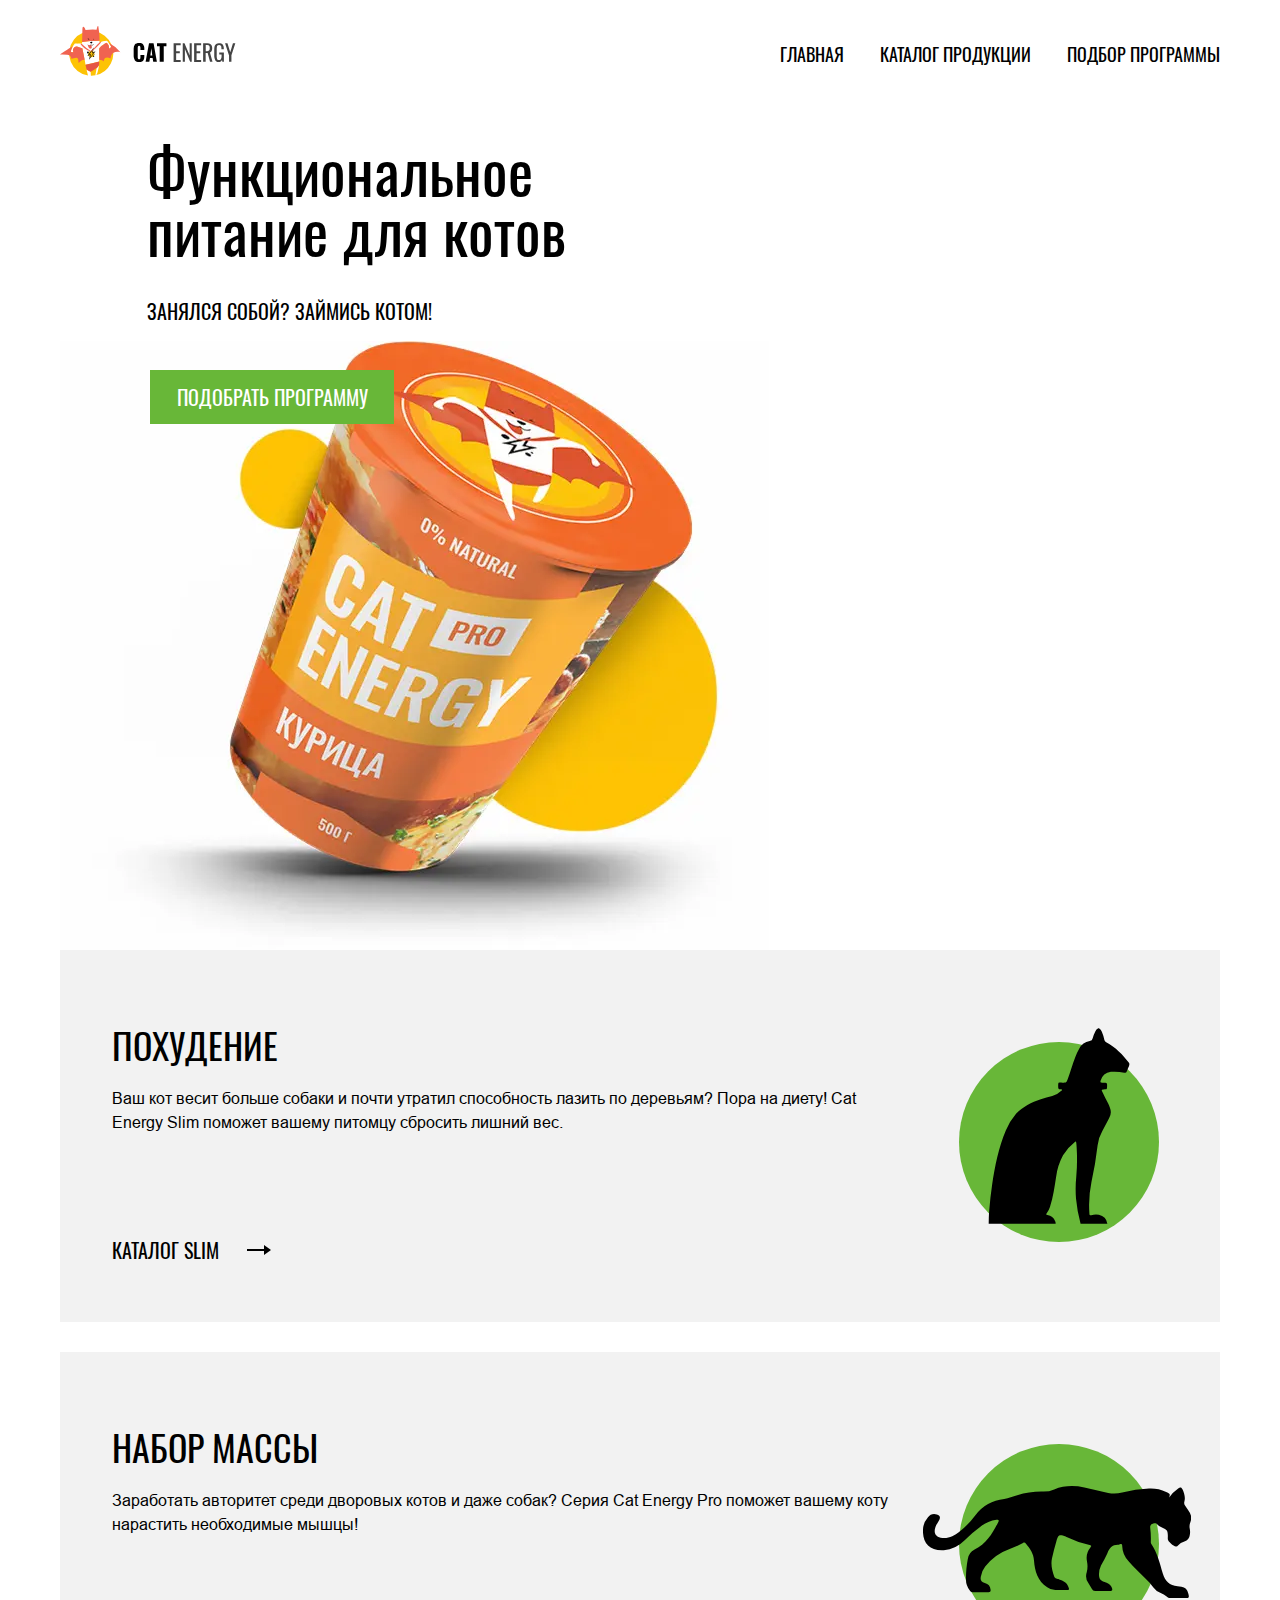
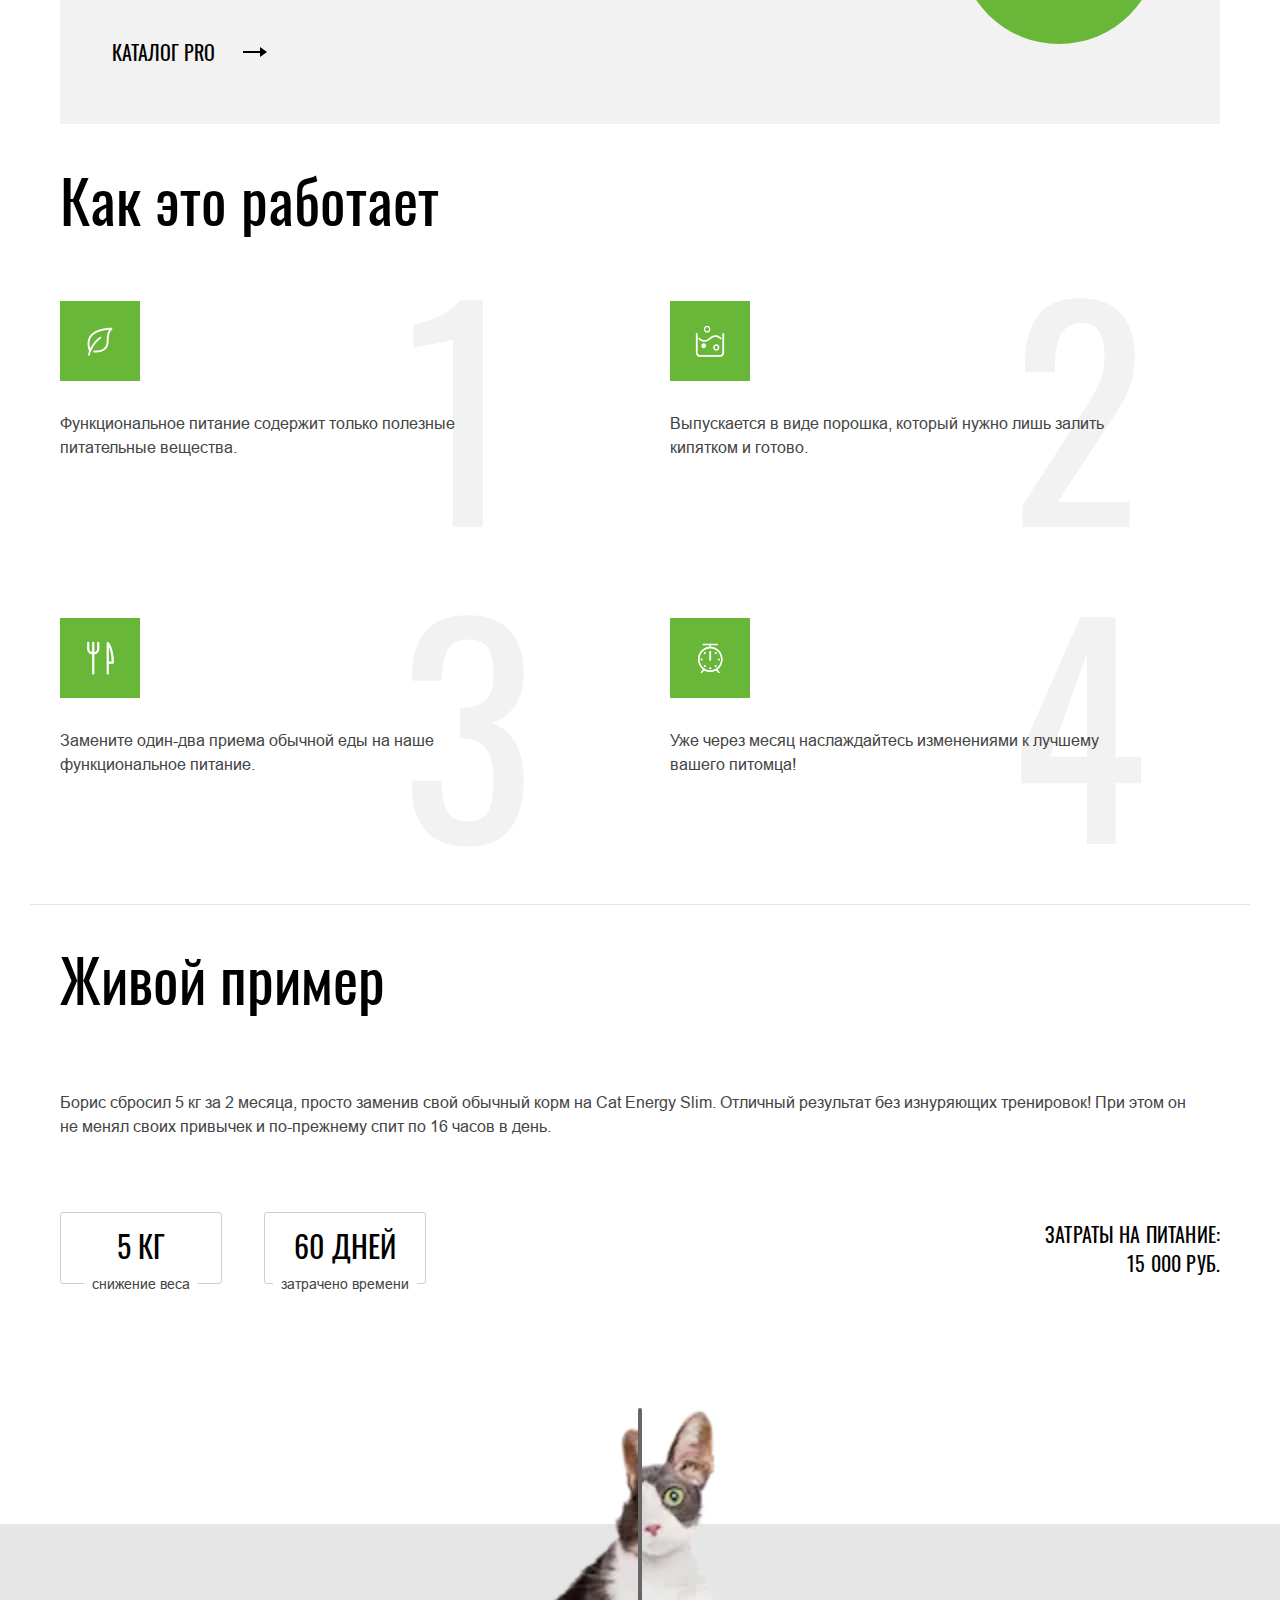
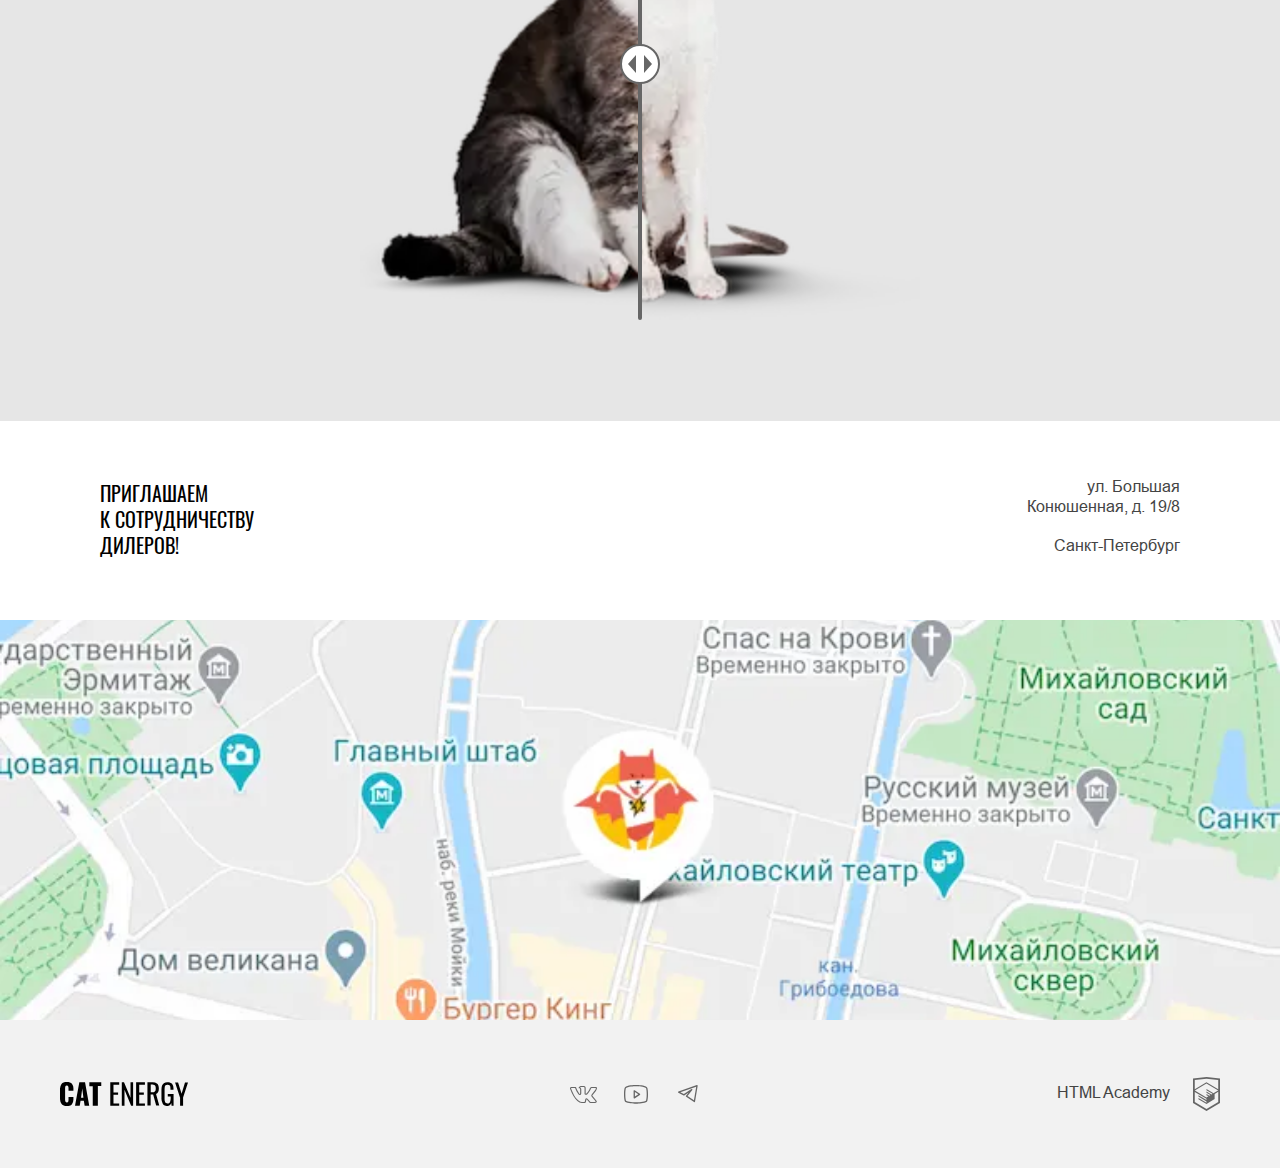
<file: index.html>
<!DOCTYPE html><html class="page" lang="ru"><head><meta charset="utf-8"><meta name="viewport" content="width=device-width,initial-scale=1"><title>HTML Academy: Кэт энерджи</title><link rel="stylesheet" href="css/style.min.css"><link rel="icon" href="favicon.ico"><link rel="icon" href="img/favicons/icon.svg" type="image/svg+xml"><link rel="apple-touch-icon" href="img/favicons/apple.png"><link rel="manifest" href="manifest.webmanifest"><link rel="preload" href="./fonts/oswaldregular.woff2" type="font/woff2" as="font" crossorigin="anonymous"><link rel="preload" href="./fonts/oswaldmedium.woff2" type="font/woff2" as="font" crossorigin="anonymous"><link rel="preload" href="./fonts/oswaldregular.woff" type="font/woff" as="font" crossorigin="anonymous"><link rel="preload" href="./fonts/oswaldmedium.woff" type="font/woff" as="font" crossorigin="anonymous"><meta name="keywords" content="HTML Academy, Кэт энерджи, Cat energy"><meta name="description" content="Главная страница проекта"></head><body class="page__body"><header class="header header--index"><div class="page__container header__container"><a class="header__logo logo" href="index.html"><picture><source media="(min-width: 1300px)" srcset="img/logotype-desktop.svg"><source media="(min-width: 768px)" srcset="img/logotype-tablet.svg"><img class="header__logo-image" src="img/logotype-mobile.svg" width="34" height="38" alt="Магазин «Кэт энерджи»."></picture><svg class="header__logo-title" width="101" height="18" role="img" aria-label="Cat energy."><use href="img/sprite.svg#logo-title"></use></svg></a><nav class="main-nav main-nav--no-js"><button class="main-nav__toggle main-nav__toggle--closed" type="button"><span class="visually-hidden">Открыть или закрыть навигационное меню</span></button><div class="main-nav__wrapper"><ul class="main-nav__list site-list site-list--index"><li class="site-list__item"><a href="index.html">Главная</a></li><li class="site-list__item"><a href="calalog.html">Каталог продукции</a></li><li class="site-list__item"><a href="form.html">Подбор программы</a></li></ul></div></nav></div></header><main class="main"><h1 class="visually-hidden">Главная страница</h1><section class="introduction"><div class="page__container introduction__container"><h2 class="introduction__title">Функциональное питание для котов</h2><p class="introduction__paragraph">Занялся собой? Займись котом!</p><a class="introduction__button button" href="form.html">Подобрать программу</a><picture><source type="image/webp" media="(min-width: 1300px)" srcset="img/products/index-product-desktop@1x.webp, img/products/index-product-desktop@2x.webp 2x"><source type="image/webp" media="(min-width: 768px)" srcset="img/products/index-product-tablet@1x.webp, img/products/index-product-tablet@2x.webp 2x"><source type="image/webp" srcset="img/products/index-product-mobile@1x.webp, img/products/index-product-mobile@2x.webp 2x"><source media="(min-width: 1300px)" srcset="img/products/index-product-desktop@1x.png, img/products/index-product-desktop@2x.png 2x"><source media="(min-width: 768px)" srcset="img/products/index-product-tablet@1x.png, img/products/index-product-tablet@2x.png 2x"><img class="introduction__product-image" src="img/products/index-product-mobile@1x.png" srcset="img/products/index-product-mobile@2x.png 2x" alt="Самый популярный продукт."></picture><div class="introduction__background"></div></div></section><section class="fit"><div class="page__container fit__container"><h2 class="visually-hidden">Варианты питания</h2><ul class="fit__list"><li class="fit__item"><div class="fit__image fit__image--slim"></div><h3 class="fit__title">Похудение</h3><p class="fit__paragraph">Ваш кот весит больше собаки и почти утратил способность лазить по деревьям? Пора на диету! Cat Energy Slim поможет вашему питомцу сбросить лишний вес.</p><a class="fit__link" href="calalog.html">Каталог slim</a></li><li class="fit__item"><div class="fit__image fit__image--pro"></div><h3 class="fit__title">Набор массы</h3><p class="fit__paragraph">Заработать авторитет среди дворовых котов и даже собак? Серия Cat Energy Pro поможет вашему коту нарастить необходимые мышцы!</p><a class="fit__link" href="calalog.html">Каталог pro</a></li></ul></div></section><section class="work"><div class="page__container work__container"><h2 class="work__title">Как это работает</h2><ul class="work__list"><li class="work__item work__item--sheet"><p class="work__paragraph">Функциональное питание содержит только полезные питательные вещества.</p></li><li class="work__item work__item--flask"><p class="work__paragraph">Выпускается в виде порошка, который нужно лишь залить кипятком и готово.</p></li><li class="work__item work__item--cutlery"><p class="work__paragraph">Замените один-два приема обычной еды на наше функциональное питание.</p></li><li class="work__item work__item--watch"><p class="work__paragraph">Уже через месяц наслаждайтесь изменениями к лучшему&thinsp;<br>вашего питомца!</p></li></ul></div></section><section class="live"><div class="page__container live__container"><h2 class="live__title">Живой пример</h2><p class="live__paragraph">Борис сбросил 5 кг за 2 месяца, просто заменив свой обычный корм на Cat Energy Slim. Отличный результат без изнуряющих тренировок! При этом он не менял своих привычек и по-прежнему спит по 16 часов в день.</p><dl class="live__characteristics"><div class="live__characteristic"><dt>снижение веса</dt><dd>5 кг</dd></div><div class="live__characteristic"><dt>затрачено времени</dt><dd>60 дней</dd></div></dl><p class="live__price">Затраты на питание: <span>15&nbsp;000&nbsp;руб.</span></p><div class="live__slider slider"><div class="slider__image-wrapper slider__image-wrapper--before" style="width: 50%;"><picture><source type="image/webp" srcset="img/slider-fat-cat@1x.webp, img/slider-fat-cat@2x.webp 2x"><img class="slider__image slider__image--before" src="img/slider-fat-cat@1x.png" srcset="img/slider-fat-cat@2x.png 2x" alt="Котейка до."></picture></div><div class="slider__image-wrapper slider__image-wrapper--after" style="width: 50%;"><picture><source type="image/webp" srcset="img/slider-skinny-cat@1x.webp, img/slider-skinny-cat@2x.webp 2x"><img class="slider__image slider__image--after" src="img/slider-skinny-cat.png@1x.png" srcset="img/slider-skinny-cat@2x.png 2x" alt="Котейка после."></picture></div><button class="slider__button" type="button" style="left: 50%;"><span class="visually-hidden">Изменить видимую часть изображения</span> <span class="slider__toggle"><svg xmlns="http://www.w3.org/2000/svg" fill="none" width="24" height="18" viewBox="0 0 24 18"><path d="M8 0 0 9l8 9V0ZM24 9l-8-9v18l8-9Z" fill="CurrentColor"/></svg></span></button></div></div></section><section class="location location--index"><h2 class="visually-hidden">Мы на карте</h2><div class="page__container"><div class="location__contacts contacts"><p class="contacts__title">Приглашаем к&nbsp;сотрудничеству дилеров!</p><address class="contacts__address"><p class="contacts__address-paragraph">ул. Большая<br>Конюшенная, д. 19/8</p><p class="contacts__address-paragraph">Санкт-Петербург</p></address></div></div><div class="location__map map"><picture><source type="image/webp" media="(min-width: 1300px)" srcset="img/map-desktop@1x.webp, img/map-desktop@2x.webp 2x"><source type="image/webp" media="(min-width: 768px)" srcset="img/map-tablet@1x.webp, img/map-tablet@2x.webp 2x"><source type="image/webp" srcset="img/map-mobile@1x.webp, img/map-mobile@2x.webp 2x"><source media="(min-width: 1300px)" srcset="img/map-desktop@1x.png, img/map-desktop@2x.png 2x"><source media="(min-width: 768px)" srcset="img/map-tablet@1x.png, img/map-tablet@2x.png 2x"><img class="map__image" loading="lazy" src="img/map-mobile@1x.png" srcset="img/map-mobile@2x.png 2x" alt="Расположение на карте."></picture><div class="map__interactive" id="map"><script src="https://api-maps.yandex.ru/2.1/?apikey=c214d7f7-bb76-458f-8f7b-6523a76e9c85&lang=ru_RU" type="text/javascript"></script></div></div></section></main><footer class="footer"><div class="page__container footer__container"><a class="footer__logo logo" href="#"><svg class="footer__logo-title" width="128" height="24" role="img" aria-label="Cat energy."><use href="img/sprite.svg#logo-title"></use></svg></a><div class="footer__social social"><ul class="social__list"><li class="social__item"><a class="social__link social__link--vkontakte" href="https://vk.com/htmlacademy"><span class="visually-hidden">Вконтакте</span> <svg aria-hidden="true" focusable="false" width="27" height="17"><use href="img/sprite.svg#vkontakte"></use></svg></a></li><li class="social__item"><a class="social__link social__link--youtube" href="https://www.youtube.com/user/htmlacademyru"><span class="visually-hidden">Ютуб</span> <svg aria-hidden="true" focusable="false" width="24" height="19"><use href="img/sprite.svg#youtube"></use></svg></a></li><li class="social__item"><a class="social__link social__link--telegram" href="https://t.me/htmlacademy"><span class="visually-hidden">Телеграм</span> <svg aria-hidden="true" focusable="false" width="20" height="18"><use href="img/sprite.svg#telegram"></use></svg></a></li></ul></div><div class="footer__copyright copyright"><a class="copyright__link" href="https://htmlacademy.ru/intensive/adaptive"><span class="visually-hidden">Разработано в</span> <span>HTML Academy</span> <svg class="copyright__link-icon" width="27" height="34"><use href="img/sprite.svg#htmlacademy"></use></svg></a></div></div></footer><script src="js/scripts.min.js"></script></body></html>
</file>
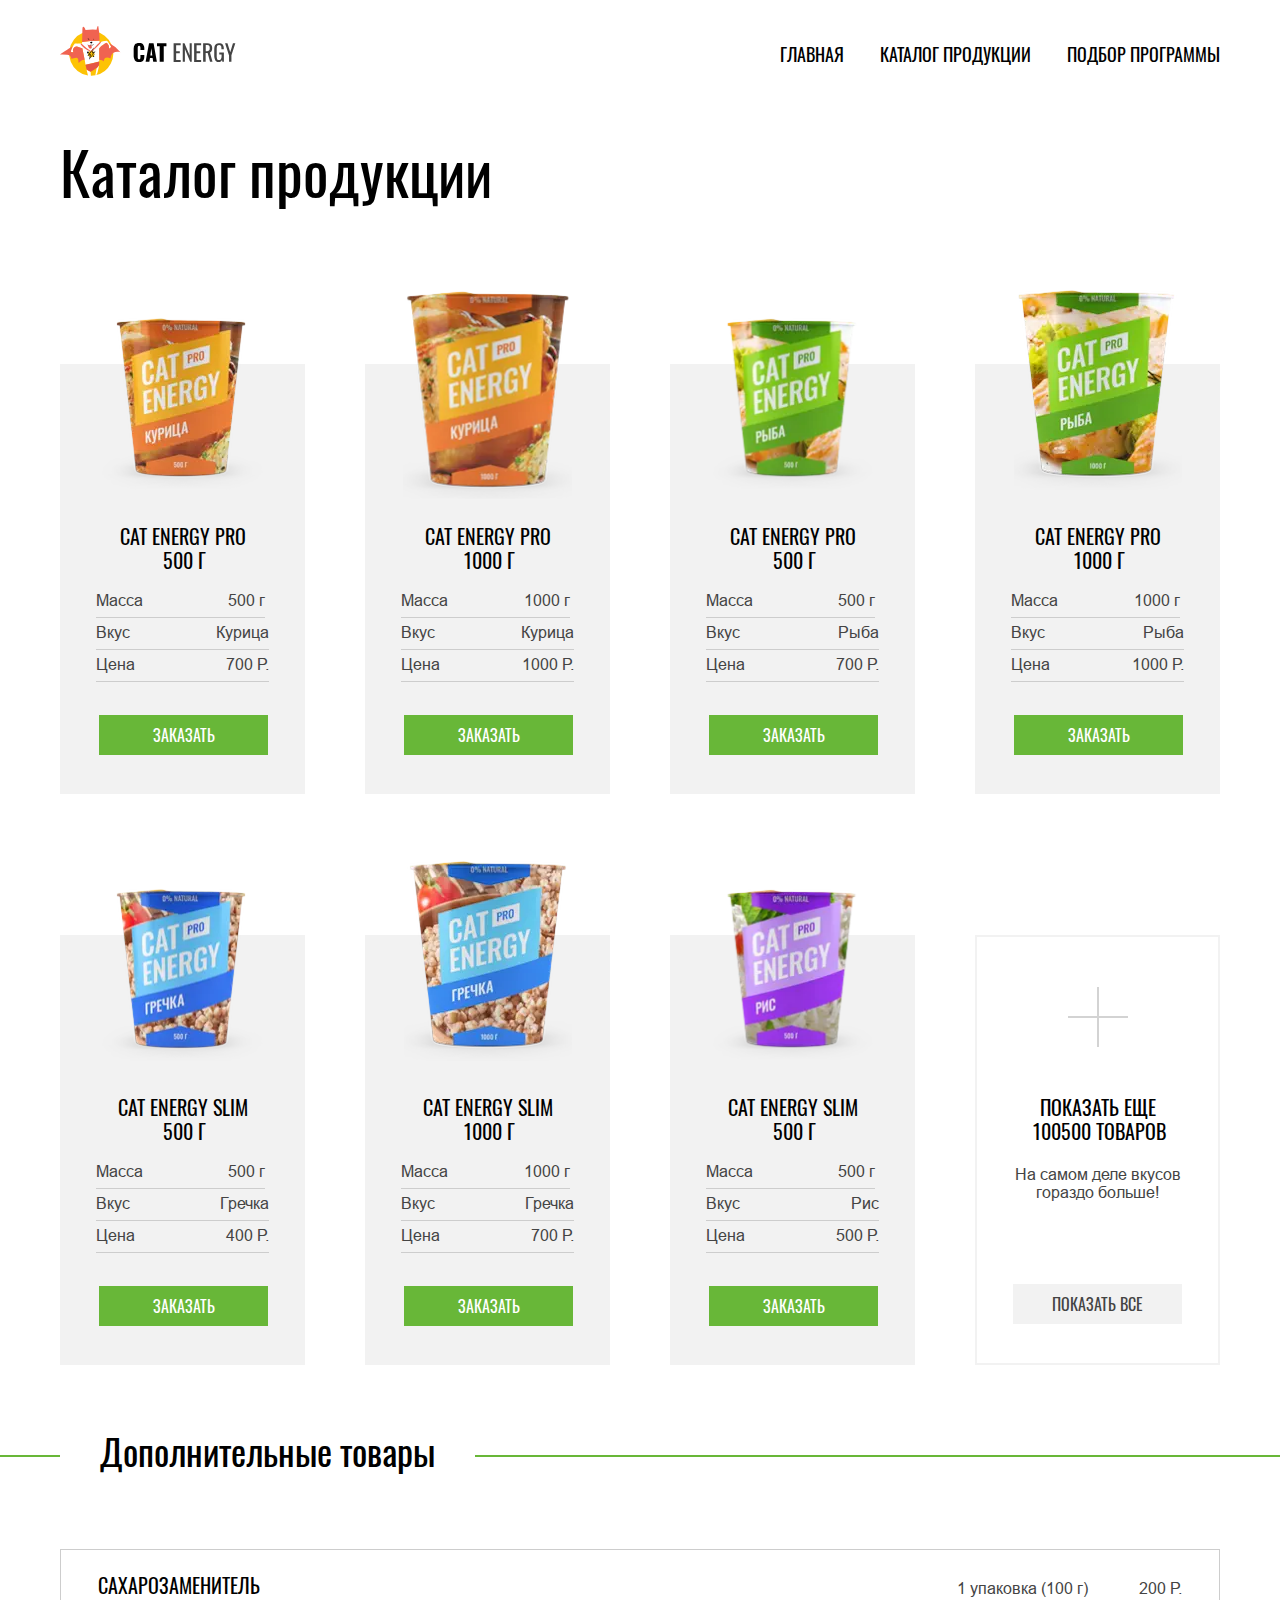
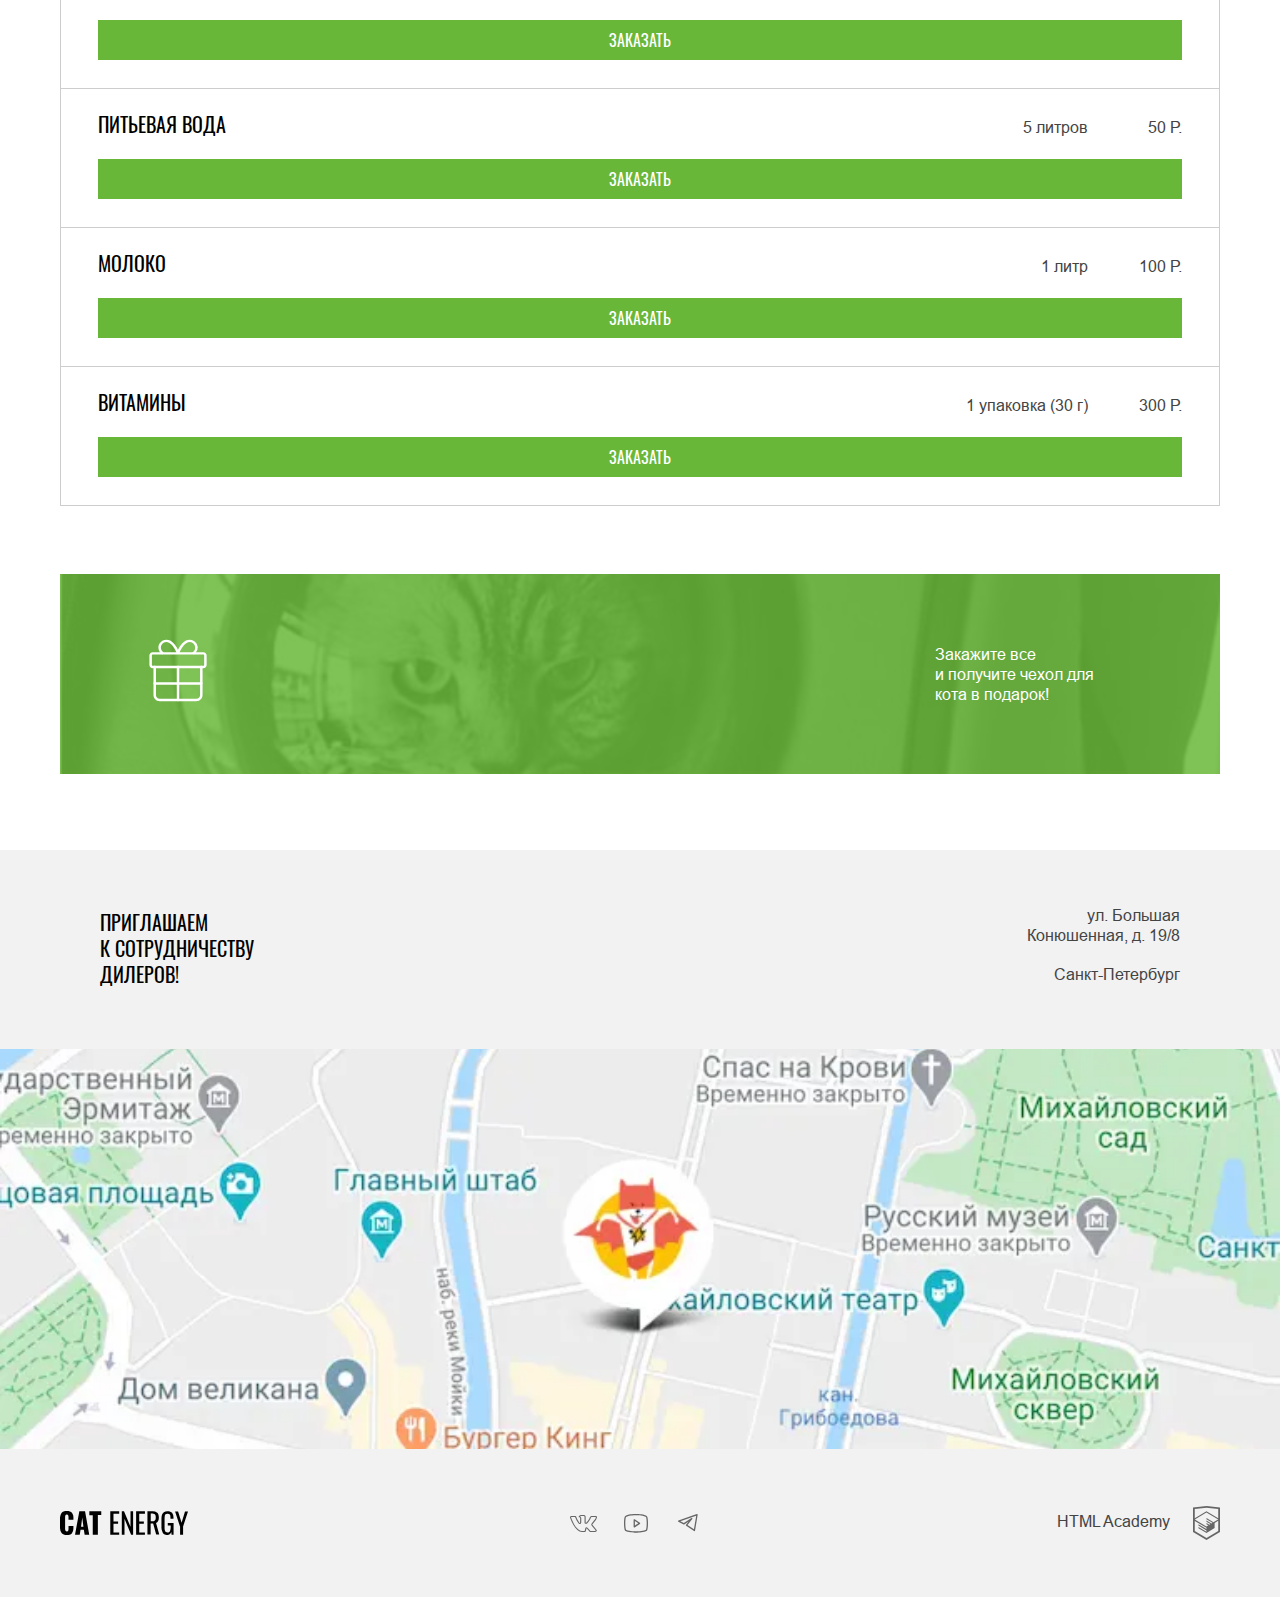
<file: calalog.html>
<!DOCTYPE html><html class="page" lang="ru"><head><meta charset="utf-8"><meta name="viewport" content="width=device-width,initial-scale=1"><title>HTML Academy: Кэт энерджи</title><link rel="stylesheet" href="css/style.min.css"><link rel="icon" href="favicon.ico"><link rel="icon" href="img/favicons/icon.svg" type="image/svg+xml"><link rel="apple-touch-icon" href="img/favicons/apple.png"><link rel="manifest" href="manifest.webmanifest"><link rel="preload" href="./fonts/oswaldregular.woff2" type="font/woff2" as="font" crossorigin="anonymous"><link rel="preload" href="./fonts/oswaldmedium.woff2" type="font/woff2" as="font" crossorigin="anonymous"><link rel="preload" href="./fonts/oswaldregular.woff" type="font/woff" as="font" crossorigin="anonymous"><link rel="preload" href="./fonts/oswaldmedium.woff" type="font/woff" as="font" crossorigin="anonymous"><meta name="keywords" content="HTML Academy, Кэт энерджи, Cat energy"><meta name="description" content="Главная страница проекта"></head><body class="page__body"><header class="header"><div class="page__container header__container"><a class="header__logo logo" href="index.html"><picture><source media="(min-width: 1300px)" srcset="img/logotype-desktop.svg"><source media="(min-width: 768px)" srcset="img/logotype-tablet.svg"><img class="header__logo-image" src="img/logotype-mobile.svg" width="34" height="38" alt="Магазин «Кэт энерджи»."></picture><svg class="header__logo-title" width="101" height="18" role="img" aria-label="Cat energy."><use href="img/sprite.svg#logo-title"></use></svg></a><nav class="main-nav main-nav--no-js"><button class="main-nav__toggle main-nav__toggle--closed" type="button"><span class="visually-hidden">Открыть или закрыть навигационное меню</span></button><div class="main-nav__wrapper"><ul class="main-nav__list site-list"><li class="site-list__item"><a href="index.html">Главная</a></li><li class="site-list__item"><a href="calalog.html">Каталог продукции</a></li><li class="site-list__item"><a href="form.html">Подбор программы</a></li></ul></div></nav></div></header><main class="main"><h1 class="visually-hidden">Каталог «Кэт энерджи»</h1><section class="catalog"><div class="page__container catalog__container"><h2 class="catalog__title">Каталог продукции</h2><ul class="catalog__list"><li class="catalog__card"><picture class="catalog__card-image-wrapper"><source type="image/webp" media="(min-width: 1300px)" srcset="img/products/product-1-pro-500-desktop@1x.webp, img/products/product-1-pro-500-desktop@2x.webp 2x"><source type="image/webp" media="(min-width: 768px)" srcset="img/products/product-1-pro-500-tablet@1x.webp, img/products/product-1-pro-500-tablet@2x.webp 2x"><source type="image/webp" srcset="img/products/product-1-pro-500-mobile@1x.webp, img/products/product-1-pro-500-mobile@2x.webp 2x"><source media="(min-width: 1300px)" srcset="img/products/product-1-pro-500-desktop@1x.png, img/products/product-1-pro-500-desktop@2x.png 2x"><source media="(min-width: 768px)" srcset="img/products/product-1-pro-500-tablet@1x.png, img/products/product-1-pro-500-tablet@2x.png 2x"><img class="catalog__card-image catalog__card-image--500 catalog__card-image--p1" src="img/products/product-1-pro-500-mobile@1x.png" srcset="img/products/product-1-pro-500-mobile@2x.png 2x" alt="Фото продукта ."></picture><h3 class="catalog__card-title">Cat Energy pro<span> 500&nbsp;г</span></h3><dl class="catalog__card-characteristics"><div><dt>Масса</dt><dd>500&nbsp;г</dd></div><div><dt>Вкус</dt><dd>Курица</dd></div><div><dt>Цена</dt><dd>700&nbsp;Р.</dd></div></dl><a class="catalog__card-button button button--catalog" href="#">Заказать</a></li><li class="catalog__card"><picture class="catalog__card-image-wrapper"><source type="image/webp" media="(min-width: 1300px)" srcset="img/products/product-1-pro-1000-desktop@1x.webp, img/products/product-1-pro-1000-desktop@2x.webp 2x"><source type="image/webp" media="(min-width: 768px)" srcset="img/products/product-1-pro-1000-tablet@1x.webp, img/products/product-1-pro-1000-tablet@2x.webp 2x"><source type="image/webp" srcset="img/products/product-1-pro-1000-mobile@1x.webp, img/products/product-1-pro-1000-mobile@2x.webp 2x"><source media="(min-width: 1300px)" srcset="img/products/product-1-pro-1000-desktop@1x.png, img/products/product-1-pro-1000-desktop@2x.png 2x"><source media="(min-width: 768px)" srcset="img/products/product-1-pro-1000-tablet@1x.png, img/products/product-1-pro-1000-tablet@2x.png 2x"><img class="catalog__card-image catalog__card-image--1000 catalog__card-image--p1" src="img/products/product-1-pro-1000-mobile@1x.png" srcset="img/products/product-1-pro-1000-mobile@2x.png 2x" alt="Фото продукта ."></picture><h3 class="catalog__card-title">Cat Energy pro<span> 1000&nbsp;г</span></h3><dl class="catalog__card-characteristics"><div><dt>Масса</dt><dd>1000&nbsp;г</dd></div><div><dt>Вкус</dt><dd>Курица</dd></div><div><dt>Цена</dt><dd>1000&nbsp;Р.</dd></div></dl><a class="catalog__card-button button button--catalog" href="#">Заказать</a></li><li class="catalog__card"><picture class="catalog__card-image-wrapper"><source type="image/webp" media="(min-width: 1300px)" srcset="img/products/product-2-pro-500-desktop@1x.webp, img/products/product-2-pro-500-desktop@2x.webp 2x"><source type="image/webp" media="(min-width: 768px)" srcset="img/products/product-2-pro-500-tablet@1x.webp, img/products/product-2-pro-500-tablet@2x.webp 2x"><source type="image/webp" srcset="img/products/product-2-pro-500-mobile@1x.webp, img/products/product-2-pro-500-mobile@2x.webp 2x"><source media="(min-width: 1300px)" srcset="img/products/product-2-pro-500-desktop@1x.png, img/products/product-2-pro-500-desktop@2x.png 2x"><source media="(min-width: 768px)" srcset="img/products/product-2-pro-500-tablet@1x.png, img/products/product-2-pro-500-tablet@2x.png 2x"><img class="catalog__card-image catalog__card-image--500 catalog__card-image--p2" src="img/products/product-2-pro-500-mobile@1x.png" srcset="img/products/product-2-pro-500-mobile@2x.png 2x" alt="Фото продукта ."></picture><h3 class="catalog__card-title">Cat Energy pro<span> 500&nbsp;г</span></h3><dl class="catalog__card-characteristics"><div><dt>Масса</dt><dd>500&nbsp;г</dd></div><div><dt>Вкус</dt><dd>Рыба</dd></div><div><dt>Цена</dt><dd>700&nbsp;Р.</dd></div></dl><a class="catalog__card-button button button--catalog" href="#">Заказать</a></li><li class="catalog__card"><picture class="catalog__card-image-wrapper"><source type="image/webp" media="(min-width: 1300px)" srcset="img/products/product-2-pro-1000-desktop@1x.webp, img/products/product-2-pro-1000-desktop@2x.webp 2x"><source type="image/webp" media="(min-width: 768px)" srcset="img/products/product-2-pro-1000-tablet@1x.webp, img/products/product-2-pro-1000-tablet@2x.webp 2x"><source type="image/webp" srcset="img/products/product-2-pro-1000-mobile@1x.webp, img/products/product-2-pro-1000-mobile@2x.webp 2x"><source media="(min-width: 1300px)" srcset="img/products/product-2-pro-1000-desktop@1x.png, img/products/product-2-pro-1000-desktop@2x.png 2x"><source media="(min-width: 768px)" srcset="img/products/product-2-pro-1000-tablet@1x.png, img/products/product-2-pro-1000-tablet@2x.png 2x"><img class="catalog__card-image catalog__card-image--1000 catalog__card-image--p2" src="img/products/product-2-pro-1000-mobile@1x.png" srcset="img/products/product-2-pro-1000-mobile@2x.png 2x" alt="Фото продукта ."></picture><h3 class="catalog__card-title">Cat Energy pro<span> 1000&nbsp;г</span></h3><dl class="catalog__card-characteristics"><div><dt>Масса</dt><dd>1000&nbsp;г</dd></div><div><dt>Вкус</dt><dd>Рыба</dd></div><div><dt>Цена</dt><dd>1000&nbsp;Р.</dd></div></dl><a class="catalog__card-button button button--catalog" href="#">Заказать</a></li><li class="catalog__card"><picture class="catalog__card-image-wrapper"><source type="image/webp" media="(min-width: 1300px)" srcset="img/products/product-3-slim-500-desktop@1x.webp, img/products/product-3-slim-500-desktop@2x.webp 2x"><source type="image/webp" media="(min-width: 768px)" srcset="img/products/product-3-slim-500-tablet@1x.webp, img/products/product-3-slim-500-tablet@2x.webp 2x"><source type="image/webp" srcset="img/products/product-3-slim-500-mobile@1x.webp, img/products/product-3-slim-500-mobile@2x.webp 2x"><source media="(min-width: 1300px)" srcset="img/products/product-3-slim-500-desktop@1x.png, img/products/product-3-slim-500-desktop@2x.png 2x"><source media="(min-width: 768px)" srcset="img/products/product-3-slim-500-tablet@1x.png, img/products/product-3-slim-500-tablet@2x.png 2x"><img class="catalog__card-image catalog__card-image--500 catalog__card-image--p3" src="img/products/product-3-slim-500-mobile@1x.png" srcset="img/products/product-3-slim-500-mobile@2x.png 2x" alt="Фото продукта ."></picture><h3 class="catalog__card-title">Cat Energy slim<span> 500&nbsp;г</span></h3><dl class="catalog__card-characteristics"><div><dt>Масса</dt><dd>500&nbsp;г</dd></div><div><dt>Вкус</dt><dd>Гречка</dd></div><div><dt>Цена</dt><dd>400&nbsp;Р.</dd></div></dl><a class="catalog__card-button button button--catalog" href="#">Заказать</a></li><li class="catalog__card"><picture class="catalog__card-image-wrapper"><source type="image/webp" media="(min-width: 1300px)" srcset="img/products/product-3-slim-1000-desktop@1x.webp, img/products/product-3-slim-1000-desktop@2x.webp 2x"><source type="image/webp" media="(min-width: 768px)" srcset="img/products/product-3-slim-1000-tablet@1x.webp, img/products/product-3-slim-1000-tablet@2x.webp 2x"><source type="image/webp" srcset="img/products/product-3-slim-1000-mobile@1x.webp, img/products/product-3-slim-1000-mobile@2x.webp 2x"><source media="(min-width: 1300px)" srcset="img/products/product-3-slim-1000-desktop@1x.png, img/products/product-3-slim-1000-desktop@2x.png 2x"><source media="(min-width: 768px)" srcset="img/products/product-3-slim-1000-tablet@1x.png, img/products/product-3-slim-1000-tablet@2x.png 2x"><img class="catalog__card-image catalog__card-image--1000 catalog__card-image--p3" src="img/products/product-3-slim-1000-mobile@1x.png" srcset="img/products/product-3-slim-1000-mobile@2x.png 2x" alt="Фото продукта ."></picture><h3 class="catalog__card-title">Cat Energy slim<span> 1000&nbsp;г</span></h3><dl class="catalog__card-characteristics"><div><dt>Масса</dt><dd>1000&nbsp;г</dd></div><div><dt>Вкус</dt><dd>Гречка</dd></div><div><dt>Цена</dt><dd>700&nbsp;Р.</dd></div></dl><a class="catalog__card-button button button--catalog" href="#">Заказать</a></li><li class="catalog__card"><picture class="catalog__card-image-wrapper"><source type="image/webp" media="(min-width: 1300px)" srcset="img/products/product-4-slim-500-desktop@1x.webp, img/products/product-4-slim-500-desktop@2x.webp 2x"><source type="image/webp" media="(min-width: 768px)" srcset="img/products/product-4-slim-500-tablet@1x.webp, img/products/product-4-slim-500-tablet@2x.webp 2x"><source type="image/webp" srcset="img/products/product-4-slim-500-mobile@1x.webp, img/products/product-4-slim-500-mobile@2x.webp 2x"><source media="(min-width: 1300px)" srcset="img/products/product-4-slim-500-desktop@1x.png, img/products/product-4-slim-500-desktop@2x.png 2x"><source media="(min-width: 768px)" srcset="img/products/product-4-slim-500-tablet@1x.png, img/products/product-4-slim-500-tablet@2x.png 2x"><img class="catalog__card-image catalog__card-image--500 catalog__card-image--p4" src="img/products/product-4-slim-500-mobile@1x.png" srcset="img/products/product-4-slim-500-mobile@2x.png 2x" alt="Фото продукта ."></picture><h3 class="catalog__card-title">Cat Energy slim<span> 500&nbsp;г</span></h3><dl class="catalog__card-characteristics"><div><dt>Масса</dt><dd>500&nbsp;г</dd></div><div><dt>Вкус</dt><dd>Рис</dd></div><div><dt>Цена</dt><dd>500&nbsp;Р.</dd></div></dl><a class="catalog__card-button button button--catalog" href="#">Заказать</a></li><li class="catalog__card catalog__card--show-more"><div class="catalog__card-plus"></div><h3 class="catalog__card-title catalog__card-title--show-more">Показать еще <span>100500 товаров</span></h3><p class="catalog__card-paragraph">На самом деле вкусов гораздо больше!</p><button class="catalog__card-button button button--catalog button--show-more" type="button">Показать все</button></li></ul></div></section><section class="accompaniment"><div class="page__container accompaniment__container"><h2 class="accompaniment__title">Дополнительные товары</h2><ul class="accompaniment__list"><li class="accompaniment__item"><h3 class="accompaniment__item-title">Сахарозаменитель</h3><dl class="accompaniment__dl"><dt>1 упаковка (100&nbsp;г)</dt><dd>200&nbsp;Р.</dd></dl><a class="accompaniment__button button button--catalog" href="#">Заказать</a></li><li class="accompaniment__item"><h3 class="accompaniment__item-title">Питьевая вода</h3><dl class="accompaniment__dl"><dt>5 литров</dt><dd>50&nbsp;Р.</dd></dl><a class="accompaniment__button button button--catalog" href="#">Заказать</a></li><li class="accompaniment__item"><h3 class="accompaniment__item-title">Молоко</h3><dl class="accompaniment__dl"><dt>1 литр</dt><dd>100&nbsp;Р.</dd></dl><a class="accompaniment__button button button--catalog" href="#">Заказать</a></li><li class="accompaniment__item"><h3 class="accompaniment__item-title">Витамины</h3><dl class="accompaniment__dl"><dt>1 упаковка (30&nbsp;г)</dt><dd>300&nbsp;Р.</dd></dl><a class="accompaniment__button button button--catalog" href="#">Заказать</a></li></ul><div class="accompaniment__present"><svg class="accompaniment__present-image" aria-hidden="true" focusable="false" width="58" height="62"><use href="img/sprite.svg#present"></use></svg><p class="accompaniment__paragraph">Закажите все и&nbsp;получите чехол для кота в подарок!</p></div></div></section><section class="location"><h2 class="visually-hidden">Мы на карте</h2><div class="page__container"><div class="location__contacts contacts"><p class="contacts__title">Приглашаем к&nbsp;сотрудничеству дилеров!</p><address class="contacts__address"><p class="contacts__address-paragraph">ул. Большая<br>Конюшенная, д. 19/8</p><p class="contacts__address-paragraph">Санкт-Петербург</p></address></div></div><div class="location__map map"><picture><source type="image/webp" media="(min-width: 1300px)" srcset="img/map-desktop@1x.webp, img/map-desktop@2x.webp 2x"><source type="image/webp" media="(min-width: 768px)" srcset="img/map-tablet@1x.webp, img/map-tablet@2x.webp 2x"><source type="image/webp" srcset="img/map-mobile@1x.webp, img/map-mobile@2x.webp 2x"><source media="(min-width: 1300px)" srcset="img/map-desktop@1x.png, img/map-desktop@2x.png 2x"><source media="(min-width: 768px)" srcset="img/map-tablet@1x.png, img/map-tablet@2x.png 2x"><img class="map__image" loading="lazy" src="img/map-mobile@1x.png" srcset="img/map-mobile@2x.png 2x" alt="Расположение на карте."></picture><div class="map__interactive" id="map"><script src="https://api-maps.yandex.ru/2.1/?apikey=c214d7f7-bb76-458f-8f7b-6523a76e9c85&lang=ru_RU" type="text/javascript"></script></div></div></section></main><footer class="footer"><div class="page__container footer__container"><a class="footer__logo logo" href="#"><svg class="footer__logo-title" width="128" height="24" role="img" aria-label="Cat energy."><use href="img/sprite.svg#logo-title"></use></svg></a><div class="footer__social social"><ul class="social__list"><li class="social__item"><a class="social__link social__link--vkontakte" href="https://vk.com/htmlacademy"><span class="visually-hidden">Вконтакте</span> <svg aria-hidden="true" focusable="false" width="27" height="17"><use href="img/sprite.svg#vkontakte"></use></svg></a></li><li class="social__item"><a class="social__link social__link--youtube" href="https://www.youtube.com/user/htmlacademyru"><span class="visually-hidden">Ютуб</span> <svg aria-hidden="true" focusable="false" width="24" height="19"><use href="img/sprite.svg#youtube"></use></svg></a></li><li class="social__item"><a class="social__link social__link--telegram" href="https://t.me/htmlacademy"><span class="visually-hidden">Телеграм</span> <svg aria-hidden="true" focusable="false" width="20" height="18"><use href="img/sprite.svg#telegram"></use></svg></a></li></ul></div><div class="footer__copyright copyright"><a class="copyright__link" href="https://htmlacademy.ru/intensive/adaptive"><span class="visually-hidden">Разработано в</span> <span>HTML Academy</span> <svg class="copyright__link-icon" width="27" height="34"><use href="img/sprite.svg#htmlacademy"></use></svg></a></div></div></footer><script src="js/scripts.min.js"></script></body></html>
</file>
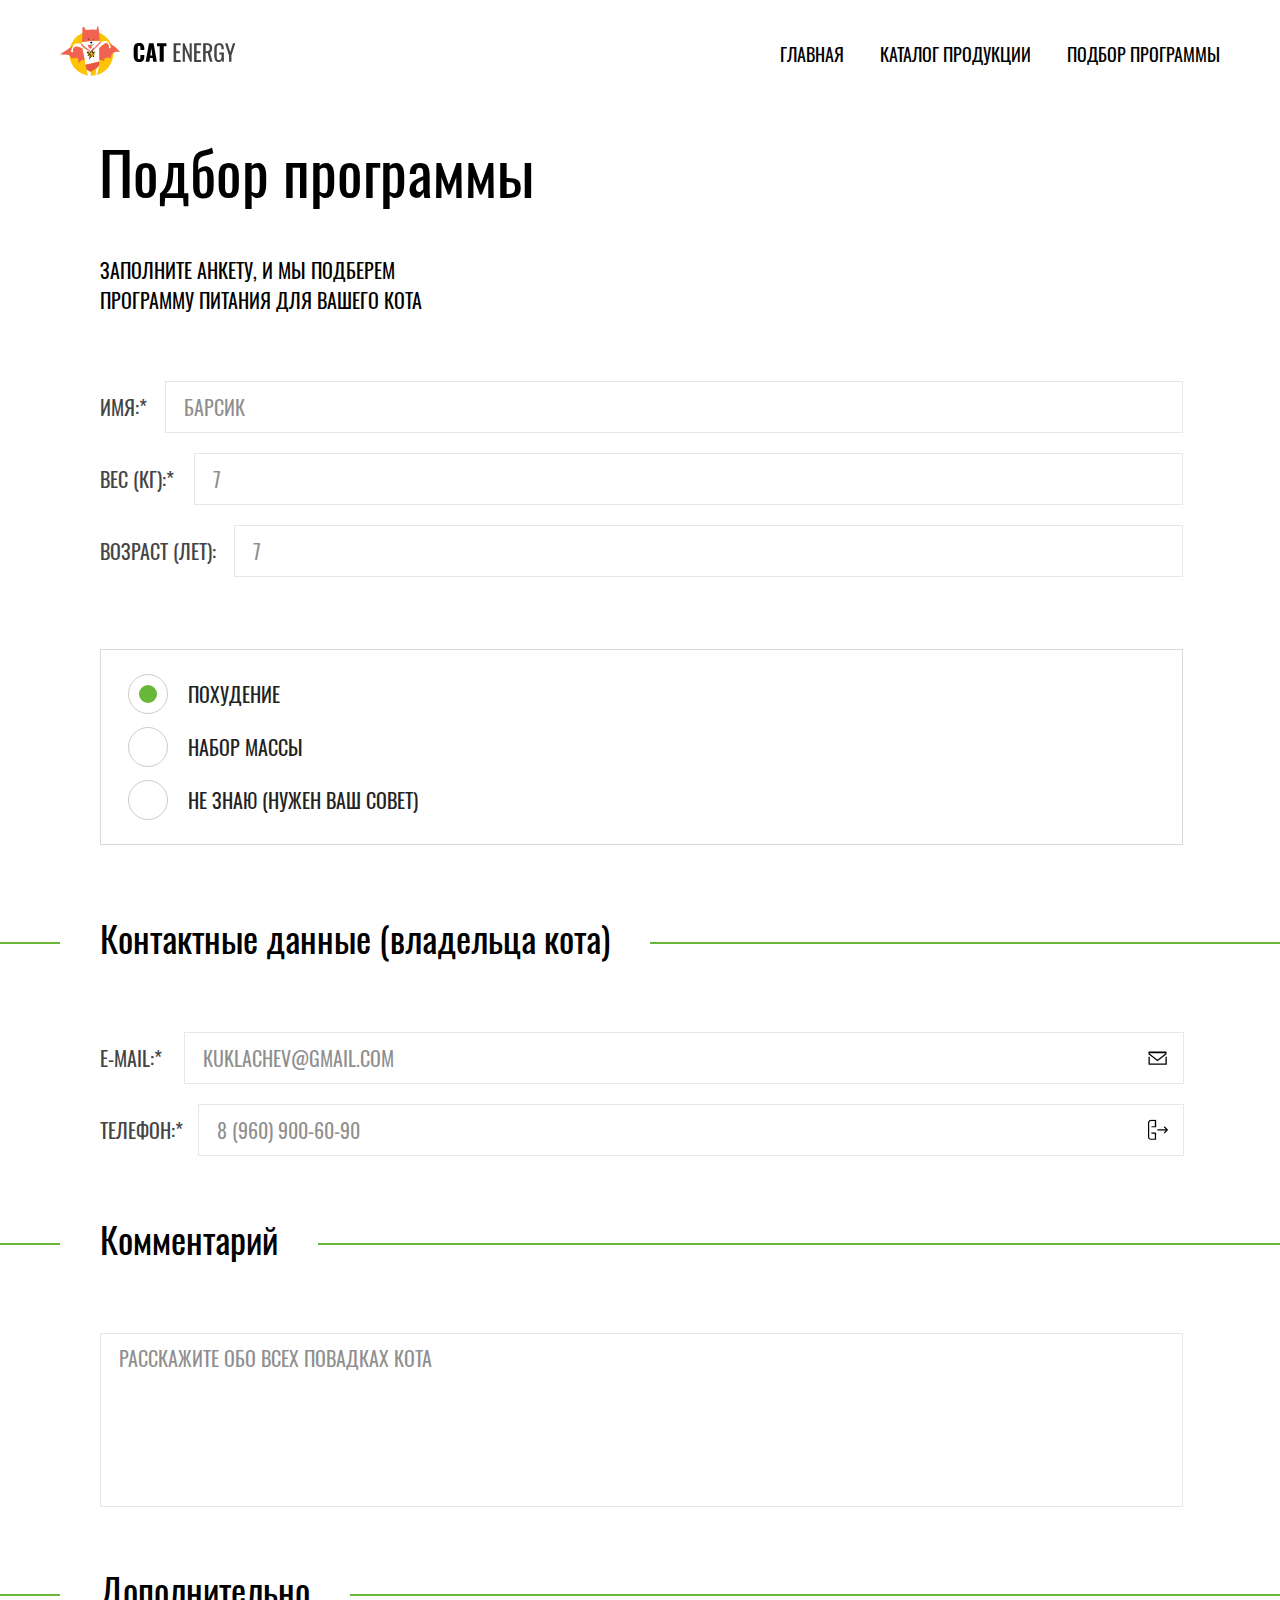
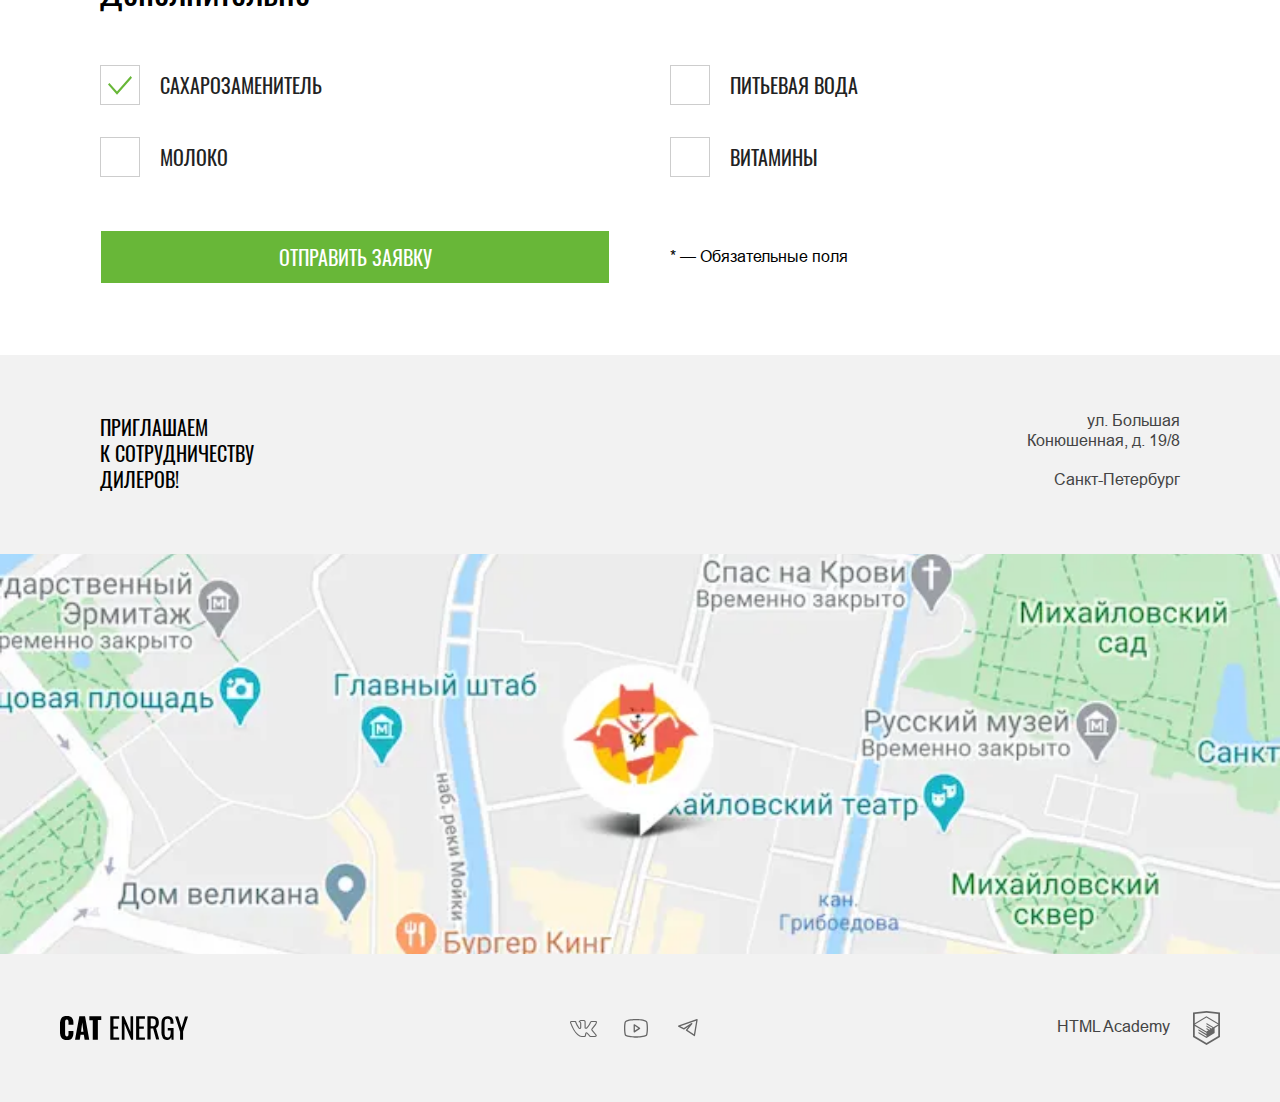
<file: form.html>
<!DOCTYPE html><html class="page" lang="ru"><head><meta charset="utf-8"><meta name="viewport" content="width=device-width,initial-scale=1"><title>HTML Academy: Кэт энерджи</title><link rel="stylesheet" href="css/style.min.css"><link rel="icon" href="favicon.ico"><link rel="icon" href="img/favicons/icon.svg" type="image/svg+xml"><link rel="apple-touch-icon" href="img/favicons/apple.png"><link rel="manifest" href="manifest.webmanifest"><link rel="preload" href="./fonts/oswaldregular.woff2" type="font/woff2" as="font" crossorigin="anonymous"><link rel="preload" href="./fonts/oswaldmedium.woff2" type="font/woff2" as="font" crossorigin="anonymous"><link rel="preload" href="./fonts/oswaldregular.woff" type="font/woff" as="font" crossorigin="anonymous"><link rel="preload" href="./fonts/oswaldmedium.woff" type="font/woff" as="font" crossorigin="anonymous"><meta name="keywords" content="HTML Academy, Кэт энерджи, Cat energy"><meta name="description" content="Главная страница проекта"></head><body class="page__body"><header class="header"><div class="page__container header__container"><a class="header__logo logo" href="index.html"><picture><source media="(min-width: 1300px)" srcset="img/logotype-desktop.svg"><source media="(min-width: 768px)" srcset="img/logotype-tablet.svg"><img class="header__logo-image" src="img/logotype-mobile.svg" width="34" height="38" alt="Магазин «Кэт энерджи»."></picture><svg class="header__logo-title" width="101" height="18" role="img" aria-label="Cat energy."><use href="img/sprite.svg#logo-title"></use></svg></a><nav class="main-nav main-nav--no-js"><button class="main-nav__toggle main-nav__toggle--closed" type="button"><span class="visually-hidden">Открыть или закрыть навигационное меню</span></button><div class="main-nav__wrapper"><ul class="main-nav__list site-list"><li class="site-list__item"><a href="index.html">Главная</a></li><li class="site-list__item"><a href="calalog.html">Каталог продукции</a></li><li class="site-list__item"><a href="form.html">Подбор программы</a></li></ul></div></nav></div></header><main class="main"><section class="program"><div class="page__container program__container"><h1 class="program__title">Подбор программы</h1><p class="program__paragraph">Заполните анкету, и мы подберем программу питания для вашего кота</p><form class="program__form form" action="https://echo.htmlacademy.ru/" method="get"><fieldset class="form__group form__group--specifications"><legend class="visually-hidden">Характеристики котейки</legend><div class="form__group-wrapper form__group-wrapper--name"><label class="form__label" for="cat-name">Имя:*</label> <input class="input form__name" type="text" id="cat-name" name="name" placeholder="Барсик" autocomplete="off" required></div><div class="form__group-wrapper form__group-wrapper--weight"><label class="form__label" for="cat-weight">Вес (кг):*</label> <input class="input input--num form__weight" type="number" id="cat-weight" name="weight" placeholder="7" autocomplete="off" required min="0"></div><div class="form__group-wrapper form__group-wrapper--age"><label class="form__label" for="cat-age">Возраст (лет):</label> <input class="input input--num form__name" type="number" id="cat-age" name="age" placeholder="7" autocomplete="off" min="0"></div></fieldset><fieldset class="form__group form__group--program"><legend class="visually-hidden">Тип программы</legend><ul class="form__group-list form__group-list--program"><li class="form__group-item"><label class="form__control"><input class="visually-hidden form__control-input" type="radio" name="fit-program" value="weight_loss" checked="checked"> <span class="form__control-mark form__control-mark--radio"></span> <span class="form__control-label">Похудение</span></label></li><li class="form__group-item"><label class="form__control"><input class="visually-hidden form__control-input" type="radio" name="fit-program" value="weight_loss"> <span class="form__control-mark form__control-mark--radio"></span> <span class="form__control-label">Набор массы</span></label></li><li class="form__group-item"><label class="form__control"><input class="visually-hidden form__control-input" type="radio" name="fit-program" value="I_dont_know"> <span class="form__control-mark form__control-mark--radio"></span> <span class="form__control-label">Не знаю (Нужен ваш совет)</span></label></li></ul></fieldset><fieldset class="form__group form__group--owner-contacts"><span class="form__title form__title--owner-contacts">Контактные данные (владельца кота)</span><div class="form__group-wrapper form__group-wrapper--email"><label class="form__label" for="owner-email">E-mail:*</label><div class="form__input-with-icon"><input class="input form__email" type="email" id="owner-email" name="e-mail" placeholder="кuklachev@gmail.com" autocomplete="off" required> <svg aria-hidden="true" focusable="false" width="19" height="14"><use href="img/sprite.svg#icon-email"></use></svg></div></div><div class="form__group-wrapper form__group-wrapper--telephone"><label class="form__label" for="owner-telephone">Телефон:*</label><div class="form__input-with-icon"><input class="input form__telephone" type="tel" id="owner-telephone" name="telephone" placeholder="8 (960) 900-60-90" pattern="8 [\(]\d{3}[\)] [0-9]{3}-[0-9]{2}-[0-9]{2}" autocomplete="off" required> <svg aria-hidden="true" focusable="false" width="20" height="21"><use href="img/sprite.svg#icon-telephone"></use></svg></div></div></fieldset><fieldset class="form__group form__group--owner-comment"><span class="form__title form__title--owner-comment">Комментарий</span> <label><textarea class="input input--textarea form__textarea" rows="3" id="user-message" name="message" placeholder="Расскажите обо всех повадках кота" autocomplete="off"></textarea></label></fieldset><fieldset class="form__group form__group--additionally"><span class="form__title form__title--additionally">Дополнительно</span><ul class="form__group-list form__group-list--additionally"><li class="form__group-item"><label class="form__control"><input class="visually-hidden form__control-input" type="checkbox" name="sweetener" checked="checked"> <span class="form__control-mark form__control-mark--checkbox"></span> <span class="form__control-label">Cахарозаменитель</span></label></li><li class="form__group-item"><label class="form__control"><input class="visually-hidden form__control-input" type="checkbox" name="water"> <span class="form__control-mark form__control-mark--checkbox"></span> <span class="form__control-label">Питьевая вода</span></label></li><li class="form__group-item"><label class="form__control"><input class="visually-hidden form__control-input" type="checkbox" name="milk"> <span class="form__control-mark form__control-mark--checkbox"></span> <span class="form__control-label">Молоко</span></label></li><li class="form__group-item"><label class="form__control"><input class="visually-hidden form__control-input" type="checkbox" name="vitamins"> <span class="form__control-mark form__control-mark--checkbox"></span> <span class="form__control-label">Витамины</span></label></li></ul></fieldset><div class="form__group form__group--submit"><button class="form__button button" type="submit">Отправить заявку</button><p class="form__paragraph">* — Обязательные поля</p></div></form></div></section><section class="location"><h2 class="visually-hidden">Мы на карте</h2><div class="page__container"><div class="location__contacts contacts"><p class="contacts__title">Приглашаем к&nbsp;сотрудничеству дилеров!</p><address class="contacts__address"><p class="contacts__address-paragraph">ул. Большая<br>Конюшенная, д. 19/8</p><p class="contacts__address-paragraph">Санкт-Петербург</p></address></div></div><div class="location__map map"><picture><source type="image/webp" media="(min-width: 1300px)" srcset="img/map-desktop@1x.webp, img/map-desktop@2x.webp 2x"><source type="image/webp" media="(min-width: 768px)" srcset="img/map-tablet@1x.webp, img/map-tablet@2x.webp 2x"><source type="image/webp" srcset="img/map-mobile@1x.webp, img/map-mobile@2x.webp 2x"><source media="(min-width: 1300px)" srcset="img/map-desktop@1x.png, img/map-desktop@2x.png 2x"><source media="(min-width: 768px)" srcset="img/map-tablet@1x.png, img/map-tablet@2x.png 2x"><img class="map__image" loading="lazy" src="img/map-mobile@1x.png" srcset="img/map-mobile@2x.png 2x" alt="Расположение на карте."></picture><div class="map__interactive" id="map"><script src="https://api-maps.yandex.ru/2.1/?apikey=c214d7f7-bb76-458f-8f7b-6523a76e9c85&lang=ru_RU" type="text/javascript"></script></div></div></section></main><footer class="footer"><div class="page__container footer__container"><a class="footer__logo logo" href="#"><svg class="footer__logo-title" width="128" height="24" role="img" aria-label="Cat energy."><use href="img/sprite.svg#logo-title"></use></svg></a><div class="footer__social social"><ul class="social__list"><li class="social__item"><a class="social__link social__link--vkontakte" href="https://vk.com/htmlacademy"><span class="visually-hidden">Вконтакте</span> <svg aria-hidden="true" focusable="false" width="27" height="17"><use href="img/sprite.svg#vkontakte"></use></svg></a></li><li class="social__item"><a class="social__link social__link--youtube" href="https://www.youtube.com/user/htmlacademyru"><span class="visually-hidden">Ютуб</span> <svg aria-hidden="true" focusable="false" width="24" height="19"><use href="img/sprite.svg#youtube"></use></svg></a></li><li class="social__item"><a class="social__link social__link--telegram" href="https://t.me/htmlacademy"><span class="visually-hidden">Телеграм</span> <svg aria-hidden="true" focusable="false" width="20" height="18"><use href="img/sprite.svg#telegram"></use></svg></a></li></ul></div><div class="footer__copyright copyright"><a class="copyright__link" href="https://htmlacademy.ru/intensive/adaptive"><span class="visually-hidden">Разработано в</span> <span>HTML Academy</span> <svg class="copyright__link-icon" width="27" height="34"><use href="img/sprite.svg#htmlacademy"></use></svg></a></div></div></footer><script src="js/scripts.min.js"></script></body></html>
</file>
<file: css/style.min.css>
@charset "UTF-8";@keyframes menu-open{0%{transform:scaleY(0);visibility:visible}to{transform:scaleY(1);visibility:visible}}@keyframes menu-close{0%{transform:scaleY(1);visibility:visible}99%{transform:scaleY(0);visibility:visible}to{transform:scaleY(0);visibility:hidden}}@font-face{font-family:"Oswald";font-style:normal;font-weight:400;src:url(../fonts/oswaldregular.woff2)format("woff2"),url(../fonts/oswaldregular.woff)format("woff");font-display:swap}@font-face{font-family:"Oswald";font-style:normal;font-weight:500;src:url(../fonts/oswaldmedium.woff2)format("woff2"),url(../fonts/oswaldmedium.woff)format("woff");font-display:swap}@font-face{font-family:"Arial";font-style:normal;font-weight:400;src:local("Arial"),url(../fonts/arialregular.woff2)format("woff2"),url(../fonts/arialregular.woff)format("woff");font-display:swap}*,::after,::before{box-sizing:inherit}html{box-sizing:border-box}.visually-hidden{position:absolute;width:1px;height:1px;margin:-1px;padding:0;border:0;white-space:nowrap;clip:rect(0 0 0 0);overflow:hidden}img{max-width:100%}.logo{background-color:transparent;cursor:pointer}.logo:hover{opacity:.8}.logo:active{opacity:.6}button.button{border:0;font-family:inherit;padding:0;cursor:pointer}a.button,button.button{display:inline-flex;align-items:center;justify-content:center;background-color:#68b738;color:#fff;border-radius:0;box-shadow:none;text-align:center;font-weight:400;text-transform:uppercase;text-decoration:none;transition:140ms all ease-in-out}@media (max-width:767px){a.button,button.button{padding:7px 13px;font-size:14px;line-height:18px}}@media (min-width:768px){a.button,button.button{padding:14px 26px;font-size:20px;line-height:20px}}a.button:hover,button.button:hover{background-color:#5eaa2f}a.button:active,button.button:active{background-color:#5eaa2f;color:rgba(255,255,255,.3)}a.button:disabled,button.button:disabled{background-color:#666;cursor:default;pointer-events:none;-webkit-user-select:none;user-select:none}a.button--center,button.button--center{width:100%;max-width:458px;align-self:center}@media (max-width:767px){a.button--catalog,button.button--catalog{min-height:40px;padding:10px;font-size:16px;line-height:20px}}@media (min-width:768px){a.button--catalog,button.button--catalog{min-height:40px;padding:10px;font-size:16px;line-height:20px}}a.button--show-more,button.button--show-more{background-color:#f2f2f2;color:#444}a.button--show-more:hover,button.button--show-more:hover{background-color:#ebebeb}a.button--show-more:active,button.button--show-more:active{background-color:#ebebeb;color:rgba(68,68,68,.3)}a.button:not([href]){background-color:#666;cursor:default;pointer-events:none;-webkit-user-select:none;user-select:none}.input{display:flex;align-items:center;font:inherit;text-transform:uppercase;font-size:16px;line-height:20px;color:#444;background:#fff;border:1px solid #e7e7e7;border-radius:0;margin:0;width:100%;cursor:text;outline:0;box-shadow:none;transition:140ms all ease-in-out}@media (max-width:767px){.input{font-size:16px;line-height:18px;min-height:45px;padding:9.5px 40px 9.5px 14px}}@media (min-width:768px){.input{font-size:20px;line-height:30px;min-height:52px;padding:10px 50px 10px 18px}}.input::placeholder{color:rgba(68,68,68,.6)}.input+svg{color:#000}.input:hover{border-color:#cdcdcd}.input:focus{border:2px solid #444}@media (max-width:767px){.input:focus{padding:8.5px 39px 8.5px 13px}}@media (min-width:768px){.input:focus{padding:9px 49px 9px 17px}}.input:focus+svg{color:#68b738}.input--invalid,.input--invalid:hover,.input:focus:invalid{border:2px solid #ff8282}@media (max-width:767px){.input--invalid,.input--invalid:hover,.input:focus:invalid{padding:8.5px 39px 8.5px 13px}}@media (min-width:768px){.input--invalid,.input--invalid:hover,.input:focus:invalid{padding:9px 49px 9px 17px}}.input--invalid+svg,.input--invalid:hover+svg,.input:focus:invalid+svg{color:#ff8282}.input:disabled,.input:read-only{opacity:.6;cursor:default}.input--num::-webkit-inner-spin-button,.input--num::-webkit-outer-spin-button{-webkit-appearance:none;appearance:none}.input--textarea{resize:none}@media (max-width:767px){.input--textarea{min-height:152px;padding:9px 14px}}@media (min-width:768px){.input--textarea{min-height:174px;padding:9px 18px}}.input--textarea:focus{padding:8px 13px}@media (min-width:768px){.input--textarea:focus{padding:8px 17px}}.input::-webkit-contacts-auto-fill-button{visibility:hidden;position:absolute;pointer-events:none;right:0}.page__body{font-family:"Oswald","Arial Narrow",sans-serif;padding:0;margin:0;height:100%;display:flex;justify-content:space-between;flex-direction:column;min-height:100vh;-webkit-font-smoothing:antialiased;-moz-font-smoothing:antialiased;background-color:#fff;color:#000}.page__container{max-width:1220px;margin:0 auto}@media (max-width:767px){.page__container{padding:0 20px}}@media (min-width:768px){.page__container{padding:0 30px}}@media (min-width:1300px){.page__container{padding:0}}.header{background-color:#fff}@media (max-width:767px){.header{min-height:65px}}@media (min-width:1300px){.header{background-color:transparent}.header--index{position:relative}.header--index::before{content:"";position:absolute;z-index:-1;display:block;top:0;left:50%;width:50%;height:100%;background-color:#65a83e}}@media (max-width:767px){.header__container{position:relative;z-index:3;border-bottom:1px solid #ebebeb}.header--index .header__container{border:0}}@media (min-width:768px){.header__container{display:flex;justify-content:space-between;padding-top:28px;padding-bottom:30px}}@media (min-width:1300px){.header__container{display:grid;grid-template-columns:repeat(2,1fr);padding-top:53px;align-items:center}}.header__logo{display:flex;align-items:center;align-self:flex-start;flex-shrink:0}@media (max-width:767px){.header__logo{padding-top:10px;padding-bottom:12px}}@media (min-width:768px){.header__logo{margin-top:-3px}}@media (min-width:1300px){.header__logo{margin-top:0;position:relative;z-index:4}}@media (max-width:767px){.header__logo-image{width:34px;height:38px}}@media (min-width:768px){.header__logo-image{width:61px;height:51px}}@media (min-width:1300px){.header__logo-image{width:71px;height:59px}}.header__logo-title{display:block;fill:#000;color:#000}@media (max-width:767px){.header__logo-title{position:absolute;margin:0 auto;width:107px;height:auto;right:0;left:0;top:23px}}@media (min-width:768px){.header__logo-title{margin-left:10px;width:107px;height:auto;color:#444}}@media (min-width:1300px){.header__logo-title{width:124px}}.main-nav__toggle{cursor:pointer;font:inherit;display:block;background-color:transparent;border:0;margin:0;right:0;top:0;padding:24px 20px;width:24px;height:16px;position:absolute;z-index:2;transition:140ms all ease-in-out;color:#000;box-sizing:content-box}.main-nav__toggle:hover{opacity:.6}.main-nav__toggle:active{opacity:.3}.main-nav__toggle--closed::before{content:"";position:absolute;top:48%;left:50%;transform:translate(-50%);width:24px;height:1.5px;background-color:#000;box-shadow:0 8px 0 0#000,0-8px 0 0#000}.main-nav__toggle--opened::after,.main-nav__toggle--opened::before{top:0;right:0;bottom:0;left:0;margin:auto;content:"";position:absolute;width:25px;height:1.5px;background-color:#000;box-shadow:none}.main-nav__toggle--opened::after{transform:rotate(45deg)}.main-nav__toggle--opened::before{transform:rotate(-45deg)}@media (min-width:768px){.main-nav__toggle{display:none}}@media (max-width:767px){.main-nav__wrapper{width:100%;position:absolute;top:100%;right:0;animation-duration:.2s;animation-timing-function:ease-in-out;animation-fill-mode:forwards;transform-origin:0 0;visibility:hidden;transform:scaleY(0)}.main-nav__wrapper--opened{animation-name:menu-open}.main-nav__wrapper--closed{animation-name:menu-close}}@media (min-width:768px){.main-nav__wrapper{position:static}}.main-nav__list{display:flex}@media (max-width:767px){.main-nav__list{flex-direction:column}}@media (min-width:768px){.main-nav__list{flex-wrap:wrap;align-items:baseline;justify-content:flex-end}}@media (max-width:767px){.main-nav--no-js .main-nav__toggle{visibility:hidden}.main-nav--no-js .main-nav__wrapper{visibility:visible;transform:scaleY(1);position:static;margin-left:-20px;width:calc(100% + 40px)}}.site-list{list-style:none;margin:0;padding:0}@media (min-width:768px){.site-list{margin-right:-17.5px}}.site-list__item{display:block;position:relative}@media (max-width:767px){.site-list__item:first-child a{border-top:1px solid #e6e6e6}}@media (min-width:768px){.site-list__item--active a::before{position:absolute;right:17.5px;left:17.5px;bottom:2px;height:2px;background-color:#68b738;content:""}}@media (min-width:1300px){.site-list__item{z-index:4}.site-list__item--active a::before{bottom:6px;right:20px;left:19px}}.site-list__item a{display:block;text-align:center;text-transform:uppercase;text-decoration:none}@media (max-width:767px){.site-list__item a{background-color:#fff;color:#000;border-bottom:1px solid #e6e6e6;padding:22px 20px 23px;font-weight:500;font-size:20px;line-height:20px}.site-list__item a:hover{color:rgba(0,0,0,.6)}.site-list__item a:active{color:rgba(0,0,0,.3)}}@media (min-width:768px){.site-list__item a{background-color:transparent;color:#000;padding:14px 18px 12px;font-weight:400;font-size:18px;line-height:24px}.site-list__item a:hover{opacity:.6}.site-list__item a:active{opacity:.3}}@media (min-width:1300px){.site-list__item a{padding:14px 17.5px 12px;font-size:20px;line-height:30px}.site-list--index a::before{background-color:#fff}.site-list--index a{color:#fff}}.main{flex-grow:1}.introduction{position:relative}@media (min-width:1300px){.introduction{margin-top:-147px}}@media (max-width:767px){.introduction__container{display:flex;flex-direction:column;padding-top:27px;padding-bottom:10px}}@media (min-width:768px){.introduction__container{padding-top:29px;padding-left:117px}}@media (min-width:1300px){.introduction__container{padding-top:223px;padding-left:80px;padding-bottom:185px}}.introduction__title{font:inherit;font-weight:400;margin:0}@media (max-width:767px){.introduction__title{font-size:36px;line-height:40px}}@media (min-width:768px){.introduction__title{font-size:60px;line-height:60px}}@media (max-width:767px){.introduction__title{color:#fff;text-align:center;line-height:36px}}@media (min-width:768px){.introduction__title{max-width:450px}}.introduction__paragraph{text-transform:uppercase}@media (max-width:767px){.introduction__paragraph{color:#fff;text-align:center;font-size:14px;line-height:14px;margin-top:25px;margin-bottom:29px}}@media (min-width:768px){.introduction__paragraph{font-size:20px;line-height:20px;margin-top:41px;margin-bottom:49px}}@media (min-width:1300px){.introduction__paragraph{margin-top:40px;margin-bottom:52px;max-width:450px}}@media (max-width:767px){.introduction__button{order:3;margin-top:3px;min-height:40px}}@media (min-width:768px){.introduction__button{position:relative;z-index:2;min-height:54px;width:244px;margin-left:3px}}@media (min-width:1300px){.introduction__button{width:244px;margin:0}}.introduction__product-image{display:block}@media (max-width:767px){.introduction__product-image{width:280px;height:auto;margin:0 auto}}@media (min-width:768px){.introduction__product-image{min-width:708px;min-height:609px;margin:-83px 0 0-87px}}@media (min-width:1300px){.introduction__product-image{position:absolute;min-width:auto;min-height:auto;top:224px;left:50%;transform:translateX(-75px)}}.introduction__background{background-size:auto 100%;background-repeat:no-repeat;background-color:#4f4f54}.introduction__background::before{position:absolute;content:"";top:0;bottom:0;left:0;right:0;background:#68b738;opacity:.85}@media (max-width:767px){.introduction__background{position:absolute;z-index:-1;width:100%;height:302px;top:0;left:0;right:0;background-image:url(../img/index-background-mobile@1x.jpg);background-position:center}}@media (max-width:767px) and (-webkit-min-device-pixel-ratio:2),(max-width:767px) and (min-resolution:2dppx){.introduction__background{background-image:url(../img/index-background-mobile@2x.jpg)}}@media (min-width:768px){.introduction__background{display:none}}@media (min-width:1300px){.introduction__background{position:absolute;z-index:-1;display:block;top:0;left:50%;width:50%;height:100%;background-image:url(../img/index-background-desktop@1x.jpg);background-position:right}}@media (min-width:1300px) and (-webkit-min-device-pixel-ratio:2),(min-width:1300px) and (min-resolution:2dppx){.introduction__background{background-image:url(../img/index-background-desktop@2x.jpg)}}@media (max-width:767px){.fit{margin:10px 0}}@media (min-width:768px){.fit{margin:0 0 45px}}@media (min-width:1300px){.fit{margin-top:82px;margin-bottom:71px}}.fit__list{list-style:none;margin:0;padding:0;display:grid}@media (max-width:767px){.fit__list{gap:20px}}@media (min-width:768px){.fit__list{gap:30px}}@media (min-width:1300px){.fit__list{grid-template-columns:repeat(2,1fr);gap:80px}}.fit__item{background-color:#f2f2f2}@media (max-width:767px){.fit__item{padding:24px 20px 18px;display:grid;grid-template-columns:50px auto;column-gap:19px}}@media (min-width:768px){.fit__item{padding:77px 316px 53px 52px;position:relative;min-height:372px;display:flex;flex-direction:column;align-items:flex-start}.fit__item:nth-child(2){padding-right:315px}}@media (min-width:1300px){.fit__item{min-height:374px;padding:47px 52px 55px;display:grid;grid-template-columns:100px auto;column-gap:62px}.fit__item:nth-child(2){padding-right:52px}}.fit__image{background-color:#68b738;border-radius:50%;aspect-ratio:1/1;position:relative;flex-shrink:0}@media (max-width:767px){.fit__image{width:50px;margin-left:2px}}@media (min-width:768px){.fit__image{width:200px;position:absolute;right:61px;top:92px}}@media (min-width:1300px){.fit__image{width:100px;position:relative;right:auto;top:auto}}.fit__image::before{content:"";position:absolute;top:50%;left:50%;height:100%;width:100%;transform:translate(-50%,-50%);background-repeat:no-repeat;background-size:contain;background-position:center}.fit__image--slim::before{background-image:url(../img/fit-cat-slim.svg);transform:translate(-50%,-58%) scale(.98)}.fit__image--pro::before{background-image:url(../img/fit-cat-pro.svg);transform:translate(-51%,-51%) scale(1.34)}.fit__title{margin:0;font-weight:400;text-transform:uppercase}@media (max-width:767px){.fit__title{font-size:24px;line-height:37px;align-self:center}}@media (min-width:768px){.fit__title{font-size:36px;line-height:36px;align-self:flex-start}}@media (min-width:1300px){.fit__title{align-self:center}}.fit__paragraph{font-family:"Arial",sans-serif;margin:0;grid-column:1/-1}@media (max-width:767px){.fit__paragraph{font-size:14px;line-height:18px}}@media (min-width:768px){.fit__paragraph{font-size:16px;line-height:24px}}@media (max-width:767px){.fit__paragraph{color:#444;position:relative;margin-bottom:38px;margin-top:22px}.fit__paragraph::after{content:"";position:absolute;right:0;left:0;width:100%;height:1px;bottom:-23px;background-color:#d9d9d9}}@media (min-width:768px){.fit__paragraph{margin-bottom:48px;margin-top:24px}}@media (min-width:1300px){.fit__paragraph{margin-bottom:22px;margin-top:40px}}.fit__link{display:inline-flex;position:relative;align-items:center;text-decoration:none;text-transform:uppercase;padding:4px 0;color:#000;justify-self:start;transition:140ms all ease-in-out;margin-top:auto;grid-column:1/-1}.fit__link::after,.fit__link::before{content:"";position:absolute;top:50%;transform:translateY(-50%);transition:140ms all ease-in-out}.fit__link::before{background-image:url("data:image/svg+xml;charset=UTF-8,<svg width='7' height='10' viewBox='0 0 7 10' fill='%23000' xmlns='http://www.w3.org/2000/svg'><polygon fill='%23000' points='0 0, 0 10, 7 5'/></svg>");background-repeat:no-repeat;background-size:contain;width:7px;height:10px;order:2;right:8px}.fit__link::after{width:18px;height:2px;background-color:#000;right:14px}.fit__link:hover::after{width:25px;right:7px}.fit__link:hover::before{right:0}.fit__link:active{opacity:.3}@media (max-width:767px){.fit__link{font-size:16px;line-height:16px;padding-right:49px}}@media (min-width:768px){.fit__link{font-size:20px;line-height:30px;padding-right:60px}}@media (max-width:767px){.work{margin-top:21px;margin-bottom:48px}}@media (min-width:768px){.work{margin-top:45px;margin-bottom:0}}@media (min-width:1300px){.work{margin-top:71px;margin-bottom:61px}}@media (min-width:768px){.work__container{padding-bottom:46px;border-bottom:1px solid #e6e6e6}}@media (min-width:1300px){.work__container{padding-bottom:0;border:0}}.work__title{font:inherit;font-weight:400;margin:0}@media (max-width:767px){.work__title{font-size:36px;line-height:40px}}@media (min-width:768px){.work__title{font-size:60px;line-height:60px}}@media (max-width:767px){.work__title{margin-bottom:40px}}@media (min-width:768px){.work__title{margin-bottom:32px}}@media (min-width:1300px){.work__title{margin-bottom:40px}}.work__list{list-style:none;margin:0;padding:0;display:grid;counter-reset:work-counter}@media (max-width:767px){.work__list{gap:20px}}@media (min-width:768px){.work__list{grid-template-columns:repeat(2,1fr);column-gap:135px;row-gap:37px;margin-right:75px}}@media (min-width:1300px){.work__list{grid-template-columns:repeat(4,1fr);column-gap:78px;margin-right:0}}.work__item{display:grid;justify-items:start;position:relative}@media (max-width:767px){.work__item{grid-template-columns:60px auto;gap:20px}}@media (min-width:768px){.work__item{grid-template-columns:auto;gap:31px;min-height:280px;padding:40px 0;align-content:start}}@media (min-width:1300px){.work__item{gap:32px;padding-top:32px}}.work__item::before{content:"";display:block;aspect-ratio:1/1;background-color:#68b738;background-size:initial;background-position:center;background-repeat:no-repeat;align-self:start}@media (max-width:767px){.work__item::before{width:60px}}@media (min-width:768px){.work__item::before{width:80px}}.work__item--sheet::before{background-image:url(../img/work-sheet.svg)}.work__item--flask::before{background-image:url(../img/work-flask.svg)}.work__item--cutlery::before{background-image:url(../img/work-cutlery.svg);background-size:auto 53%}.work__item--watch::before{background-image:url(../img/work-watch.svg)}@media (min-width:768px){.work__item::after{counter-increment:work-counter;content:counter(work-counter);font-size:280px;line-height:280px;color:#f2f2f2;position:absolute;min-width:130px;right:0;top:0;z-index:-1}}@media (min-width:1300px){.work__item::after{top:-7px}}.work__paragraph{font-family:"Arial",sans-serif;margin:0;color:#444;align-self:center}@media (max-width:767px){.work__paragraph{font-size:14px;line-height:18px}}@media (min-width:768px){.work__paragraph{font-size:16px;line-height:24px}}@media (max-width:767px){.work__paragraph br{display:none}.live{background-color:#e6e6e6}}@media (min-width:768px){.live{background-color:#fff;background-image:linear-gradient(transparent 0 619px,#e6e6e6 619px 100%)}}@media (min-width:1300px){.live{background-color:#e6e6e6;background-image:linear-gradient(#fff 0 136px,#e6e6e6 136px 100%)}}.live__container{display:grid;grid-auto-flow:dense}@media (max-width:767px){.live__container{padding-top:25px;padding-bottom:40px}}@media (min-width:768px){.live__container{grid-template-columns:2fr 1fr;row-gap:20px;column-gap:30px;padding-top:43px;padding-bottom:101px}}@media (min-width:1300px){.live__container{grid-template-columns:auto 560px;column-gap:224px;padding-top:0;padding-bottom:75px}}.live__title{font:inherit;font-weight:400;margin:0}@media (max-width:767px){.live__title{font-size:36px;line-height:40px}}@media (min-width:768px){.live__title{font-size:60px;line-height:60px}}@media (max-width:767px){.live__title{margin-bottom:40px}}@media (min-width:768px){.live__title{margin-bottom:63px;grid-column:1/-1}}@media (min-width:1300px){.live__title{margin-bottom:146px;grid-column:1/2}}.live__characteristic dt,.live__paragraph{font-family:"Arial",sans-serif;margin:0;color:#444}@media (max-width:767px){.live__paragraph{font-size:14px;line-height:18px}}@media (min-width:768px){.live__paragraph{font-size:16px;line-height:24px}}@media (max-width:767px){.live__paragraph{margin-bottom:20px}}@media (min-width:768px){.live__paragraph{grid-column:1/-1;margin-bottom:53px;margin-right:15px}}@media (min-width:1300px){.live__paragraph{grid-column:1/2;margin-bottom:69px;margin-right:0}}.live__characteristics{margin:0}@media (max-width:767px){.live__characteristics{display:grid;grid-template-columns:repeat(2,1fr);gap:32px;margin-bottom:8px}}@media (min-width:768px){.live__characteristics{display:grid;grid-template-columns:repeat(auto-fill,162px);gap:42px}}.live__characteristic{display:flex;justify-content:flex-end;flex-direction:column-reverse}.live__characteristic dd{border:1px solid #cdcdcd;border-radius:3px;margin:0;text-align:center;text-transform:uppercase;overflow-wrap:break-word;-webkit-hyphens:auto;hyphens:auto}@media (max-width:767px){.live__characteristic dd{font-size:24px;line-height:24px;padding:14px 18px 17px;-webkit-clip-path:polygon(0 0,0 100%,18px 100%,18px 98%,calc(100% - 18px) 98%,calc(100% - 18px) 100%,100% 100%,100%0);clip-path:polygon(0 0,0 100%,18px 100%,18px 98%,calc(100% - 18px) 98%,calc(100% - 18px) 100%,100% 100%,100%0)}}@media (min-width:768px){.live__characteristic dd{font-size:30px;line-height:37px;padding:14px 24px 19px;-webkit-clip-path:polygon(0 0,0 100%,9px 100%,9px 98%,calc(100% - 9px) 98%,calc(100% - 9px) 100%,100% 100%,100%0);clip-path:polygon(0 0,0 100%,9px 100%,9px 98%,calc(100% - 9px) 98%,calc(100% - 9px) 100%,100% 100%,100%0)}}.live__characteristic dt{text-align:center;position:relative;left:50%;transform:translateX(-50%)}@media (max-width:767px){.live__characteristic dt{font-size:12px;line-height:100%;width:calc(100% - 36px);top:-10px;padding:0 9px}}@media (min-width:768px){.live__characteristic dt{font-size:14px;line-height:14px;width:max-content;max-width:95%;top:-7px;padding:0 9px}.live__characteristic:first-child dd{-webkit-clip-path:polygon(0 0,0 100%,24px 100%,24px 98%,calc(100% - 24px) 98%,calc(100% - 24px) 100%,100% 100%,100%0);clip-path:polygon(0 0,0 100%,24px 100%,24px 98%,calc(100% - 24px) 98%,calc(100% - 24px) 100%,100% 100%,100%0)}.live__characteristic:first-child dt{max-width:72%}}.live__price{margin:0;text-transform:uppercase}@media (max-width:767px){.live__price{font-size:14px;line-height:20px;text-align:center;margin-bottom:21px}}@media (min-width:768px){.live__price{font-size:20px;line-height:20px;text-align:right;display:flex;flex-direction:column;gap:9px;margin-top:12px;letter-spacing:.15px}}@media (min-width:1300px){.live__price{margin-top:46px;text-align:left;display:block}.live__price span{margin-left:58px}}@media (max-width:767px){.live__slider{margin:0 auto;width:280px;height:256px}}@media (min-width:768px){.live__slider{width:560px;height:512px;grid-column:1/-1;margin:90px auto 0}}@media (min-width:1300px){.live__slider{margin-top:0;grid-column:2/-1;grid-row:1/5}}.slider{position:relative;display:flex}.slider__image-wrapper{position:relative;overflow-x:hidden;height:100%;pointer-events:none}.slider__image-wrapper--before{float:left}.slider__image-wrapper--after{float:right}.slider__image{display:block;position:relative;min-height:100%;height:100%;width:auto;max-width:none}.slider__image--before{float:left}.slider__image--after{float:right}.slider__button,.slider__button::before{position:absolute;transform:translateX(-50%);height:100%}.slider__button{display:block;padding:0;margin:0;background-color:transparent;border:0;cursor:col-resize}.slider__button::before{content:"";background-color:#666;border-radius:2px;top:0;left:50%;width:4px}.slider__button:hover::before{background-color:#5eaa2f}.slider__button:hover .slider__toggle{border-color:#5eaa2f;color:#5eaa2f}.slider__button:active::before{background-color:rgba(94,170,47,.6)}.slider__button:active .slider__toggle{border-color:rgba(94,170,47,.6);color:rgba(94,170,47,.6)}.slider__toggle{display:block;padding:0;aspect-ratio:1/1;width:40px;background-color:#fff;border-radius:50%;border:2px solid #666;color:#666;position:relative}.slider__toggle svg{position:absolute;top:0;right:0;bottom:0;left:0;margin:auto}.slider__scrolling{pointer-events:none}.program{overflow-x:hidden}@media (max-width:767px){.program__container{padding-top:27px;padding-bottom:32px}}@media (min-width:768px){.program__container{padding-top:30px;padding-bottom:72px}}@media (min-width:1300px){.program__container{padding-top:40px;padding-bottom:82px}}.program__title{font:inherit;font-weight:400;margin:0}@media (max-width:767px){.program__title{font-size:36px;line-height:40px}}@media (min-width:768px){.program__title{font-size:60px;line-height:60px}}@media (max-width:767px){.program__title{line-height:36px;margin-bottom:37px}}@media (min-width:768px){.program__title{margin-bottom:54px;margin-left:39px}}@media (min-width:1300px){.program__title{margin-bottom:56px;margin-left:0}}.program__paragraph{text-transform:uppercase}@media (max-width:767px){.program__paragraph{font-size:14px;line-height:18px;margin-bottom:39px;max-width:226px}}@media (min-width:768px){.program__paragraph{font-size:20px;line-height:30px;margin-bottom:66px;max-width:323px;margin-left:40px}}@media (min-width:1300px){.program__paragraph{margin-left:0}.form{display:grid;grid-template-columns:repeat(2,1fr);column-gap:80px;row-gap:69px;align-items:start}}.form__group{border:0;margin:0;padding:0;position:relative}@media (min-width:768px){.form__group{padding:0 40px}}@media (min-width:1300px){.form__group{padding:0}}.form__group--specifications{margin-bottom:23px;display:grid;gap:14px}@media (min-width:768px){.form__group--specifications{gap:20px;margin-bottom:72px;padding-right:37px}}@media (min-width:1300px){.form__group--specifications{margin:0;padding:0}}.form__group--program{margin-bottom:26px}@media (max-width:767px){.form__group--program{padding-top:24px;padding-bottom:20px}.form__group--program::before{content:""}.form__group--program::after,.form__group--program::before{width:100vw;height:1px;position:absolute;left:-20px;background-color:#d9d9d9}.form__group--program::before{top:0}.form__group--program::after{content:"";bottom:0}}@media (min-width:768px){.form__group--program{margin-bottom:75px;padding-right:37px}}@media (min-width:1300px){.form__group--program{margin:0;align-self:center;padding:0}}.form__group--owner-contacts{margin-bottom:24px;display:grid;gap:14px}@media (min-width:768px){.form__group--owner-contacts{gap:20px;margin-bottom:65px;padding-right:36px}}@media (min-width:1300px){.form__group--owner-contacts{grid-column:1/-1;display:grid;grid-template-columns:repeat(2,1fr);column-gap:80px;margin:0;padding:0}}.form__group--owner-comment{margin-bottom:23px}@media (min-width:768px){.form__group--owner-comment{margin-bottom:65px;padding-right:37px}}@media (min-width:1300px){.form__group--owner-comment{grid-column:1/-1;margin:-2px 0 0;padding:0}}.form__group--additionally{margin-bottom:34px}@media (min-width:768px){.form__group--additionally{margin-bottom:54px}}@media (min-width:1300px){.form__group--additionally{grid-column:1/-1;margin:-2px 0 0}}.form__group--submit{display:grid;gap:21px}@media (min-width:768px){.form__group--submit{grid-template-columns:repeat(2,1fr);column-gap:60px;row-gap:32px}}@media (min-width:1300px){.form__group--submit{grid-column:1/-1;column-gap:80px;margin-top:-8px}}.form__title{font:inherit;font-weight:400;margin:0;background-color:#fff;padding:0 23px 0 0;display:block;width:-moz-fit-content;width:fit-content;grid-column:1/-1}.form__title::after{content:"";height:2px;width:100%;position:absolute;background-color:#68b738;z-index:-1;top:16px}@media (min-width:768px){.form__title::after{width:100vw;top:22px;left:50%;transform:translateX(-50%)}}@media (max-width:767px){.form__title{font-size:24px;line-height:26px}}@media (min-width:768px){.form__title{font-size:36px;line-height:36px;padding:0 40px}}@media (min-width:1300px){.form__title{margin-left:-40px}}@media (max-width:767px){.form__title{max-width:72%}.form__title--owner-contacts{margin-bottom:21px;padding-right:10px}.form__title--owner-comment{margin-bottom:37px}.form__title--additionally{margin-bottom:34px}}@media (min-width:768px){.form__title{margin-bottom:76px;margin-left:-40px}.form__title--owner-contacts{margin-bottom:56px}.form__title--additionally{margin-bottom:57px}}.form__group-wrapper{display:grid;grid-template-columns:auto 1fr;align-items:center}@media (max-width:767px){.form__group-wrapper{gap:12px}.form__group-wrapper--name{gap:13px}.form__group-wrapper--weight{gap:16px}.form__group-wrapper--age{gap:15px}}@media (min-width:768px){.form__group-wrapper{gap:18px}.form__group-wrapper--weight{gap:20px}.form__group-wrapper--email{gap:22px}.form__group-wrapper--telephone{gap:15px}}@media (min-width:1300px){.form__group-wrapper{gap:14px}.form__group-wrapper--name{gap:17px}.form__group-wrapper--weight{gap:20px}.form__group-wrapper--age{gap:18px}.form__group-wrapper--email{gap:22px}.form__group-wrapper--telephone{gap:15px}}.form__input-with-icon{position:relative}.form__input-with-icon svg{position:absolute;top:50%;transform:translateY(-50%);width:20px}@media (max-width:767px){.form__input-with-icon svg{right:14px}}@media (min-width:768px){.form__input-with-icon svg{right:16px}}.form__label{color:#444;text-transform:uppercase;max-width:200px}@media (max-width:767px){.form__label{font-size:16px;line-height:18px}}@media (min-width:768px){.form__label{font-size:20px;line-height:30px}}.form__group-list{list-style:none;padding:0;margin:0;display:grid}@media (max-width:767px){.form__group-list{row-gap:12px}}@media (min-width:768px){.form__group-list--program{row-gap:13px;padding:24px 27px;border:1px solid #d9d9d9}.form__group-list--additionally{grid-template-columns:repeat(2,1fr);column-gap:60px;row-gap:32px}}@media (min-width:1300px){.form__group-list--additionally{display:grid;grid-template-columns:repeat(4,1fr);column-gap:80px}}.form__group-item{display:block;line-height:100%}.form__control{position:relative;cursor:pointer;display:block}@media (max-width:767px){.form__control{padding:6px 0 6px 46px}}@media (min-width:768px){.form__control{padding:5px 0 5px 60px}}.form__control-label{cursor:pointer;color:#222;text-transform:uppercase}@media (max-width:767px){.form__control-label{font-size:16px;line-height:18px}}@media (min-width:768px){.form__control-label{font-size:20px;line-height:30px}}.form__control-mark{position:absolute;left:0;top:50%;transform:translateY(-50%);aspect-ratio:1/1;width:30px;border:1px solid #cdcdcd}.form__control-mark--radio{border-radius:50%}@media (min-width:768px){.form__control-mark{width:40px}}.form__control-mark--checkbox::before{position:absolute;top:0;right:0;bottom:0;left:0;margin:auto;width:18px;height:14px;background-color:transparent;background-image:url(../img/v.svg);background-repeat:no-repeat;background-size:contain;content:"";display:none}@media (min-width:768px){.form__control-mark--checkbox::before{width:24px;height:19px}}.form__control-mark--radio::before{position:absolute;top:0;right:0;bottom:0;left:0;margin:auto;aspect-ratio:1/1;width:13.5px;background-color:#68b738;border-radius:50%;content:"";display:none}@media (min-width:768px){.form__control-mark--radio::before{width:18px}}.form__control-input:checked+.form__control-mark::before{display:block}.form__control-input:hover+.form__control-mark{border-color:#bababa}.form__control-input:disabled~span{opacity:.3}.form__control-input:disabled~.form__control-mark{border-color:#bababa}.form__paragraph{font-family:"Arial",sans-serif;margin:0}@media (max-width:767px){.form__paragraph{font-size:14px;line-height:16px;text-align:center}}@media (min-width:768px){.form__paragraph{font-size:16px;align-self:center}}.accompaniment__dl dd,.catalog__card-characteristics dd,.form__button{margin:0}@media (max-width:767px){.form__button.button{font-size:16px;line-height:20px;min-height:40px}}@media (min-width:768px){.form__button.button{margin:0 1px;min-height:52px}}@media (max-width:767px){.catalog__container{padding-top:27px}}@media (min-width:768px){.catalog__container{padding-top:30px;padding-bottom:34px}}@media (min-width:1300px){.catalog__container{padding-top:41px;padding-bottom:38px}}.catalog__title{font:inherit;font-weight:400;margin:0}@media (max-width:767px){.catalog__title{font-size:36px;line-height:40px}}@media (min-width:768px){.catalog__title{font-size:60px;line-height:60px}}@media (max-width:767px){.catalog__title{line-height:36px;margin-bottom:41px}}@media (min-width:768px){.catalog__title{margin-bottom:82px}}@media (min-width:1300px){.catalog__title{margin-bottom:84px}}.catalog__list{list-style:none;margin:0;padding:0}@media (min-width:768px){.catalog__list{display:grid;grid-template-columns:repeat(auto-fill,minmax(245px,1fr));gap:60px}}@media (min-width:1300px){.catalog__list{column-gap:80px;row-gap:63px}}@media (max-width:767px){.catalog__card{display:grid;grid-template-columns:repeat(2,1fr);grid-auto-flow:dense;grid-template-rows:min-content 1fr 40px;row-gap:12px;padding-top:20px;padding-bottom:25px;position:relative}.catalog__card::before{content:"";position:absolute;width:calc(100% + 40px);right:-20px;height:1px;top:0;background-color:#ebebeb}.catalog__card:last-child::after{content:"";position:absolute;width:calc(100% + 40px);right:-20px;height:1px;bottom:0;background-color:#ebebeb}}@media (min-width:768px){.catalog__card{display:flex;flex-direction:column;min-height:430px;padding:36px 36px 39px;background-color:#f2f2f2;margin-top:81px}}@media (min-width:1300px){.catalog__card{padding-left:40px;padding-right:36px;padding-bottom:40px}}@media (max-width:767px){.catalog__card--show-more{display:flex;flex-direction:column;gap:0}}@media (min-width:768px){.catalog__card--show-more{background-color:#fff;border:2px solid #f2f2f2;padding-top:50px}}@media (min-width:1300px){.catalog__card--show-more{padding-left:36px;padding-right:36px}}@media (min-width:768px){.catalog__card--show-more .button{margin:auto 0 0}}.catalog__card-image-wrapper{display:flex}@media (max-width:767px){.catalog__card-image-wrapper{grid-row:span 2;height:112px}}@media (min-width:768px){.catalog__card-image-wrapper{height:208px;margin-bottom:34px;margin-top:-118px}}@media (min-width:1300px){.catalog__card-image-wrapper{height:197px;margin-bottom:46px;margin-top:-119px}}.catalog__card-image{display:block;margin:0 auto;max-height:100%;max-width:100%;width:auto}@media (max-width:767px){.catalog__card-image--500{margin-top:auto;margin-bottom:6px;align-self:center;max-height:100%}}@media (min-width:768px){.catalog__card-image--500{height:172px}}@media (min-width:1300px){.catalog__card-image--500{height:173px;margin-bottom:-6px}}@media (max-width:767px){.catalog__card-image--1000{align-self:flex-end;height:100px}}@media (min-width:768px){.catalog__card-image--1000{height:200px}}@media (min-width:1300px){.catalog__card-image--1000{height:196px}}@media (min-width:768px){.catalog__card-image{align-self:flex-end}}@media (max-width:767px){.catalog__card-image--500.catalog__card-image--p1{margin-bottom:12px}}@media (min-width:768px){.catalog__card-image--1000.catalog__card-image--p1{margin-bottom:-9px;height:209px}}@media (min-width:1300px){.catalog__card-image--1000.catalog__card-image--p1{margin-bottom:-8px;min-height:calc(100% + 5px)}}.catalog__card-title{font:inherit;font-weight:400;text-transform:uppercase;margin:0}@media (max-width:767px){.catalog__card-title{font-size:16px;line-height:20px}}@media (min-width:768px){.catalog__card-title{font-size:20px;line-height:24px;text-align:center}}@media (max-width:767px){.catalog__card-title{max-width:60%;margin-bottom:1px}}@media (min-width:768px){.catalog__card-title{margin-bottom:14px}.catalog__card-title span{display:block;margin-left:4px}}@media (min-width:1300px){.catalog__card-title span{margin-left:8px}.catalog__card-title--show-more span{margin-left:0}}.catalog__card-title--show-more{max-width:100%;text-align:center;padding:0 20px}@media (max-width:767px){.catalog__card-title--show-more{margin-bottom:8px}}@media (min-width:768px){.catalog__card-title--show-more{margin-bottom:23px;padding:0}}.catalog__card-characteristics{font-family:"Arial",sans-serif;margin:0;color:#444;display:flex;flex-direction:column}@media (max-width:767px){.catalog__card-characteristics{font-size:12px;line-height:16px}}@media (min-width:768px){.catalog__card-characteristics{font-size:16px;line-height:16px;margin-bottom:33px}}.catalog__card-characteristics div{display:flex;justify-content:space-between;gap:20px}@media (min-width:768px){.catalog__card-characteristics div{padding:7px 0 8px;border-bottom:1px solid #cdcdcd}}.catalog__card-characteristics div:first-child{margin-right:2px}@media (min-width:768px){.catalog__card-characteristics div:first-child{margin-right:4px}}@media (min-width:1300px){.catalog__card-characteristics div:first-child{margin-right:2px}}@media (max-width:767px){.catalog__card-button{grid-column:1/-1}}@media (min-width:768px){.catalog__card-button{margin-top:auto;margin-left:3px;margin-right:1px}}@media (min-width:1300px){.catalog__card-button{margin-left:-1px;margin-right:2px}}.catalog__card-plus{aspect-ratio:1/1;position:relative;margin:0 auto}.catalog__card-plus::after,.catalog__card-plus::before{content:"";width:100%;height:2px;background-color:#d3d3d3;position:absolute;top:50%;transform:translateY(-50%)}.catalog__card-plus::after{transform:translateY(-50%) rotate(90deg)}@media (max-width:767px){.catalog__card-plus{width:30px;margin-bottom:23px;margin-top:5px}}@media (min-width:768px){.catalog__card-plus{width:60px;margin-bottom:48px}}@media (min-width:1300px){.catalog__card-plus{margin-bottom:44px}}.catalog__card-paragraph{font-family:"Arial",sans-serif;color:#444;text-align:center;margin:0 auto}@media (max-width:767px){.catalog__card-paragraph{font-size:12px;line-height:16px;margin-bottom:21px}}@media (min-width:768px){.catalog__card-paragraph{font-size:16px;line-height:18px;max-width:167px;margin-bottom:33px}}.accompaniment{overflow-x:hidden}.accompaniment__container{position:relative}@media (max-width:767px){.accompaniment__container{margin-top:24px;margin-bottom:35px}}@media (min-width:768px){.accompaniment__container{margin-top:34px;margin-bottom:76px}}@media (min-width:1300px){.accompaniment__container{margin-top:37px;margin-bottom:86px;display:grid;grid-template-columns:repeat(4,1fr);column-gap:80px}}.accompaniment__title{font:inherit;font-weight:400;margin:0;background-color:#fff;padding:0 23px 0 0;display:block;width:-moz-fit-content;width:fit-content;grid-column:1/-1}.accompaniment__title::after{content:"";height:2px;width:100%;position:absolute;background-color:#68b738;z-index:-1;top:16px}@media (min-width:768px){.accompaniment__title::after{width:100vw;top:22px;left:50%;transform:translateX(-50%)}}@media (max-width:767px){.accompaniment__title{font-size:24px;line-height:26px}}@media (min-width:768px){.accompaniment__title{font-size:36px;line-height:36px;padding:0 40px}}@media (min-width:1300px){.accompaniment__title{margin-left:-40px}}@media (max-width:767px){.accompaniment__title{margin-bottom:34px}}@media (min-width:768px){.accompaniment__title{margin-bottom:80px;margin-left:0}}@media (min-width:1300px){.accompaniment__title{margin-bottom:79px;margin-left:-40px}}.accompaniment__list{list-style:none;margin:0;padding:0;display:grid}@media (min-width:1300px){.accompaniment__list{grid-column:1/4}}.accompaniment__item{display:grid}.accompaniment__item:last-child{border-bottom:1px solid #cdcdcd}@media (max-width:767px){.accompaniment__item{padding-top:12px;padding-bottom:19px;row-gap:15px;border-top:1px solid #cdcdcd}}@media (min-width:768px){.accompaniment__item{padding:25px 37px 28px;border:1px solid #cdcdcd;border-bottom:none;grid-template-columns:1fr 1fr;row-gap:21px;column-gap:60px;align-items:end}}@media (min-width:1300px){.accompaniment__item{border:0;border-top:1px solid #cdcdcd;padding:15px 0 16px;grid-template-columns:1fr 1fr 1fr;column-gap:80px;align-items:center}}.accompaniment__item-title{font:inherit;font-weight:400;text-transform:uppercase;margin:0}@media (max-width:767px){.accompaniment__item-title{font-size:16px;line-height:20px}}@media (min-width:768px){.accompaniment__item-title{font-size:20px;line-height:24px;text-align:center}}@media (max-width:767px){.accompaniment__item-title{line-height:100%;text-align:left;margin-bottom:-2px}}@media (min-width:768px){.accompaniment__item-title{line-height:100%;text-align:left;margin-bottom:4px}}@media (min-width:1300px){.accompaniment__item-title{margin-bottom:3px}}@media (min-width:768px){.accompaniment__button{grid-column:1/-1}}@media (min-width:1300px){.accompaniment__button{grid-column:auto;margin-left:1px}}.accompaniment__dl{font-family:"Arial",sans-serif;margin:0;display:grid;column-gap:10px;color:#444}@media (max-width:767px){.accompaniment__dl{font-size:14px;line-height:18px}}@media (min-width:768px){.accompaniment__dl{font-size:16px;line-height:24px}}@media (max-width:767px){.accompaniment__dl{line-height:100%;grid-template-columns:auto min-content}}@media (min-width:768px){.accompaniment__dl{line-height:20px;text-align:left;grid-template-columns:auto 84px;margin-top:4px}.accompaniment__dl>*{text-align:right}}@media (min-width:1300px){.accompaniment__dl{grid-template-columns:auto 70px;margin-right:-70px;margin-top:6px}.accompaniment__dl>*{text-align:left}}.accompaniment__present{background-repeat:no-repeat;background-color:#4f4f54;background-image:url(../img/pesent-back@1x.jpg);background-position:center;background-size:cover;position:relative;color:#fff;display:flex}@media (-webkit-min-device-pixel-ratio:2),(min-resolution:2dppx){.accompaniment__present{background-image:url(../img/pesent-back@2x.jpg)}}.accompaniment__present::before{position:absolute;content:"";top:0;bottom:0;left:0;right:0;background:#68b738;opacity:.85}.accompaniment__present>*{position:relative;z-index:1}@media (max-width:767px){.accompaniment__present{min-height:289px;flex-direction:column;align-items:center;padding:65px 20px 43px;margin-top:35px}}@media (min-width:768px){.accompaniment__present{flex-direction:row;align-items:flex-start;justify-content:space-between;padding:65px 124px 69px 88px;margin-top:68px;background-image:url(../img/pesent-back-tablet@1x.jpg)}}@media (min-width:768px) and (-webkit-min-device-pixel-ratio:2),(min-width:768px) and (min-resolution:2dppx){.accompaniment__present{background-image:url(../img/pesent-back-tablet@2x.jpg)}}@media (min-width:1300px){.accompaniment__present{flex-direction:column;align-items:center;padding:62px 20px 42px;margin:0;background-image:url(../img/pesent-back@1x.jpg);min-height:288px;background-position:center right}}@media (min-width:1300px) and (-webkit-min-device-pixel-ratio:2),(min-width:1300px) and (min-resolution:2dppx){.accompaniment__present{background-image:url(../img/pesent-back@2x.jpg)}}@media (max-width:767px){.accompaniment__present-image{width:56px;height:60px}}@media (min-width:768px){.accompaniment__present-image{width:60px;height:63px}}@media (min-width:1300px){.accompaniment__present-image{width:61px;height:64px}}.accompaniment__paragraph{font-family:"Arial",sans-serif;font-size:16px;line-height:20px;margin:0;max-width:161px;padding-top:6px}@media (max-width:767px){.accompaniment__paragraph{text-align:center;margin-top:auto}}@media (min-width:1300px){.accompaniment__paragraph{text-align:center;margin-top:auto}}.contacts{display:grid;grid-template-columns:repeat(2,1fr)}@media (min-width:1300px){.contacts{background-color:#fff;gap:85px}}.contacts__title{text-transform:uppercase;margin:0;max-width:165px}@media (max-width:767px){.contacts__title{font-size:16px;line-height:20px}}@media (min-width:768px){.contacts__title{margin-top:3px;font-size:20px;line-height:26px}}@media (min-width:1300px){.contacts__title{margin:0}}.contacts__address{font-style:normal}@media (min-width:1300px){.contacts__address{margin-top:-2px}}.contacts__address-paragraph{font-family:"Arial",sans-serif;margin:0;color:#444}@media (max-width:767px){.contacts__address-paragraph{font-size:14px;line-height:20px}}@media (min-width:768px){.contacts__address-paragraph{font-size:16px;line-height:20px;text-align:right}}@media (min-width:1300px){.contacts__address-paragraph{text-align:left}}@media (min-width:768px){.contacts__address-paragraph+.contacts__address-paragraph{margin-top:19px}}.location{position:relative;background-color:#f2f2f2}.location--index{background-color:#fff}@media (min-width:1300px){.location .page__container{height:100%;width:100%;position:absolute;top:0;left:0;right:0;bottom:0}}.location__contacts{max-width:1220px;margin:0 auto}@media (max-width:767px){.location__contacts{padding:26px 0}}@media (min-width:768px){.location__contacts{padding:56px 40px 62px}}@media (min-width:1300px){.location__contacts{position:absolute;z-index:4;top:95px;left:0;padding:60px 70px 60px 80px;max-width:565px}}.map{position:relative}@media (max-width:767px){.map{min-height:362px}}@media (min-width:768px){.map{min-height:400px}}.map__image,.social__link svg{position:absolute;top:0;right:0;bottom:0;left:0}.map__image{width:100%;height:100%;object-fit:cover;z-index:1}.map__interactive{width:100%;height:100%;padding:0;margin:0;position:relative;border:0;z-index:3}@media (max-width:767px){.map__interactive{min-height:362px}}@media (min-width:768px){.map__interactive{min-height:400px}}@media (max-width:767px){.map__interactive{height:362px}}@media (min-width:768px){.map__interactive{height:400px}}.footer{background-color:#f2f2f2}.footer__container{display:flex}@media (max-width:767px){.footer__container{padding-top:39px;padding-bottom:22px;flex-direction:column}}@media (min-width:768px){.footer__container{padding-top:57px;padding-bottom:57px;display:grid;grid-template-columns:repeat(3,1fr);align-items:center}}@media (max-width:767px){.footer__logo{padding-bottom:32px;align-self:center}}.footer__logo-title{display:block;fill:#000;color:#000}@media (max-width:767px){.footer__social{padding-top:20px;padding-bottom:20px;border-top:1px solid #d9d9d9;border-bottom:1px solid #d9d9d9}}@media (min-width:768px){.footer__social{margin-right:8px}}@media (min-width:1300px){.footer__social{margin-right:5px;margin-bottom:5px}}@media (max-width:767px){.footer__copyright{padding-top:22px}}@media (min-width:768px){.footer__copyright{justify-self:end}}@media (min-width:1300px){.footer__copyright{margin-top:2px}}.social__list{list-style:none;padding:0;margin:0;display:flex;flex-wrap:wrap;justify-content:center;gap:24px}.copyright__link,.social__link{transition:140ms all ease-in-out}.social__link{width:28px;height:22px;position:relative;display:block;background-color:transparent;color:#666}.copyright__link:active .copyright__link-icon,.copyright__link:hover .copyright__link-icon,.social__link:hover{color:#68b738}.social__link:active{color:rgba(104,183,56,.3)}.social__link svg{margin:auto}.copyright__link{font-family:"Arial",sans-serif;color:#444;text-decoration:none;font-size:16px;line-height:18px}@media (max-width:767px){.copyright__link{display:flex;align-items:center}}.copyright__link:active{opacity:.3}.copyright__link-icon{vertical-align:middle;color:#666;flex-shrink:0}@media (max-width:767px){.copyright__link-icon{margin-left:auto}}@media (min-width:768px){.copyright__link-icon{margin-left:19px}}
/*# sourceMappingURL=style.min.css.map */
</file>
